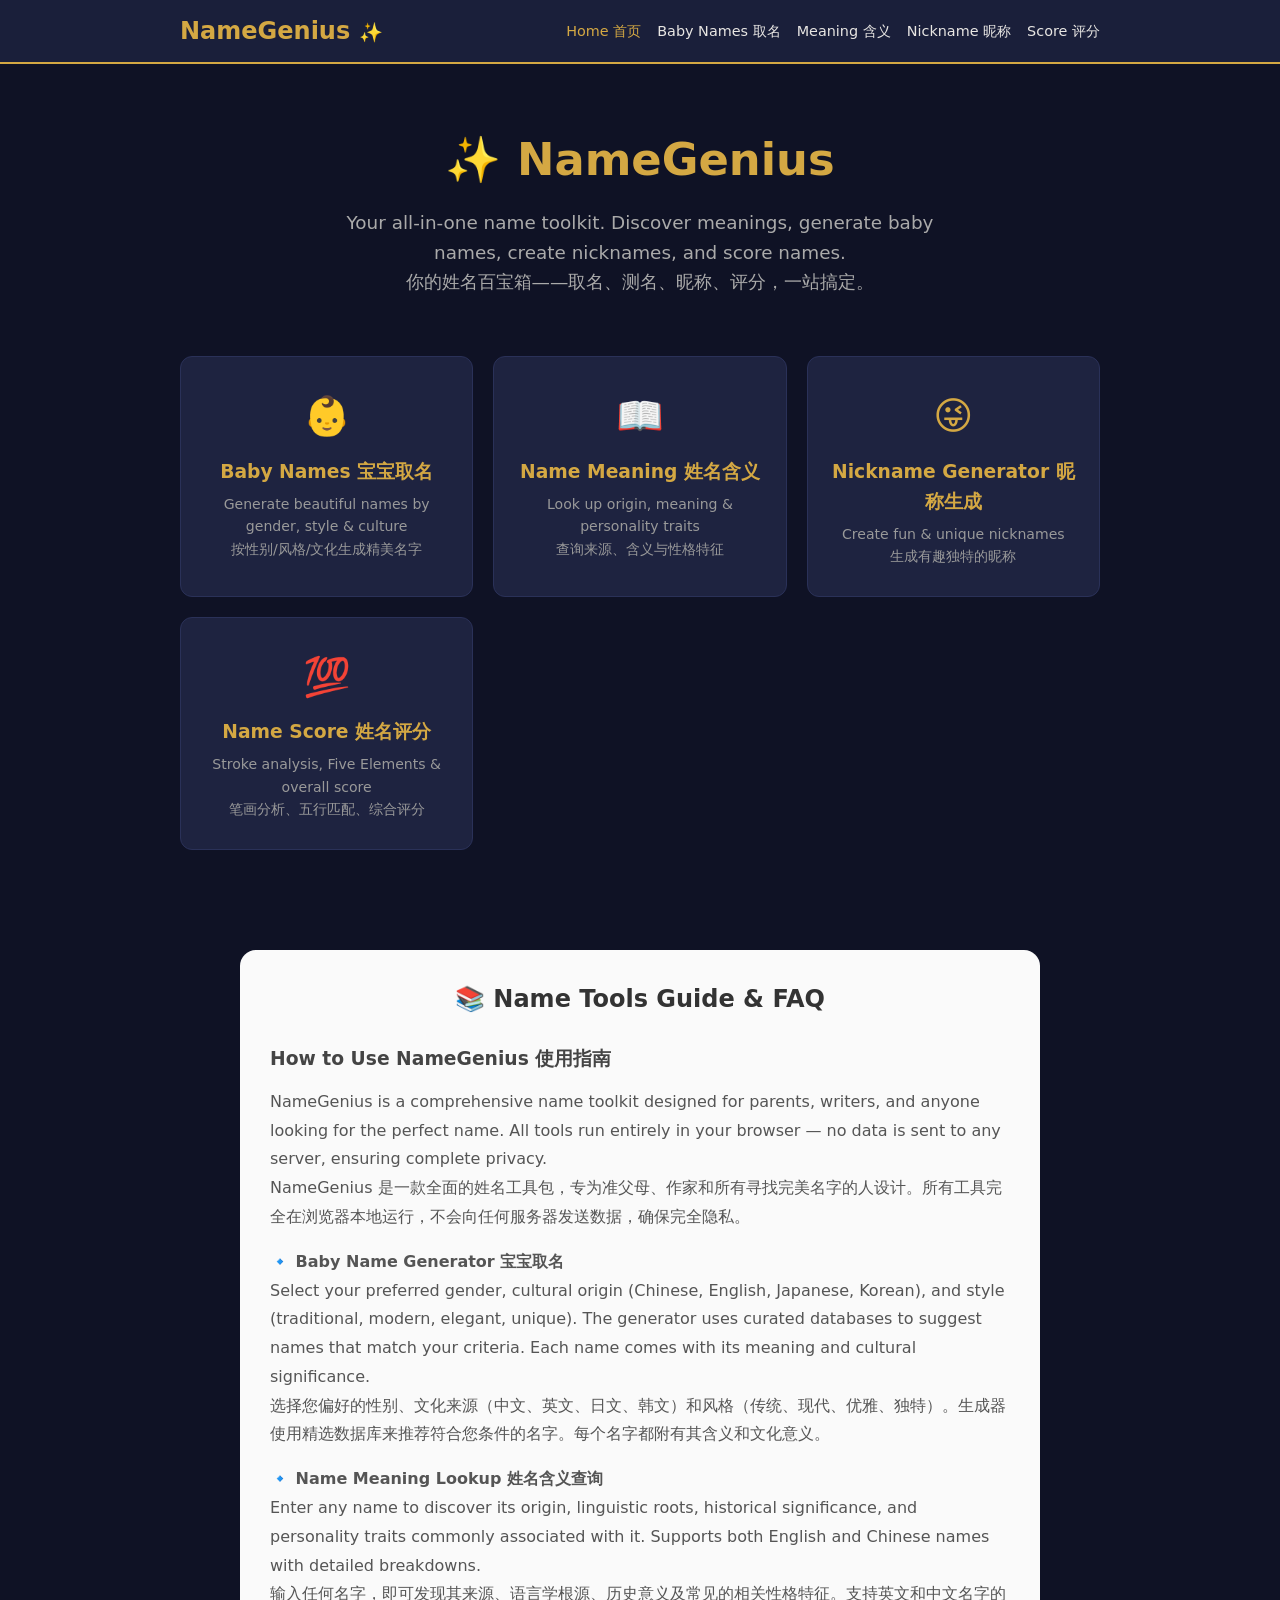
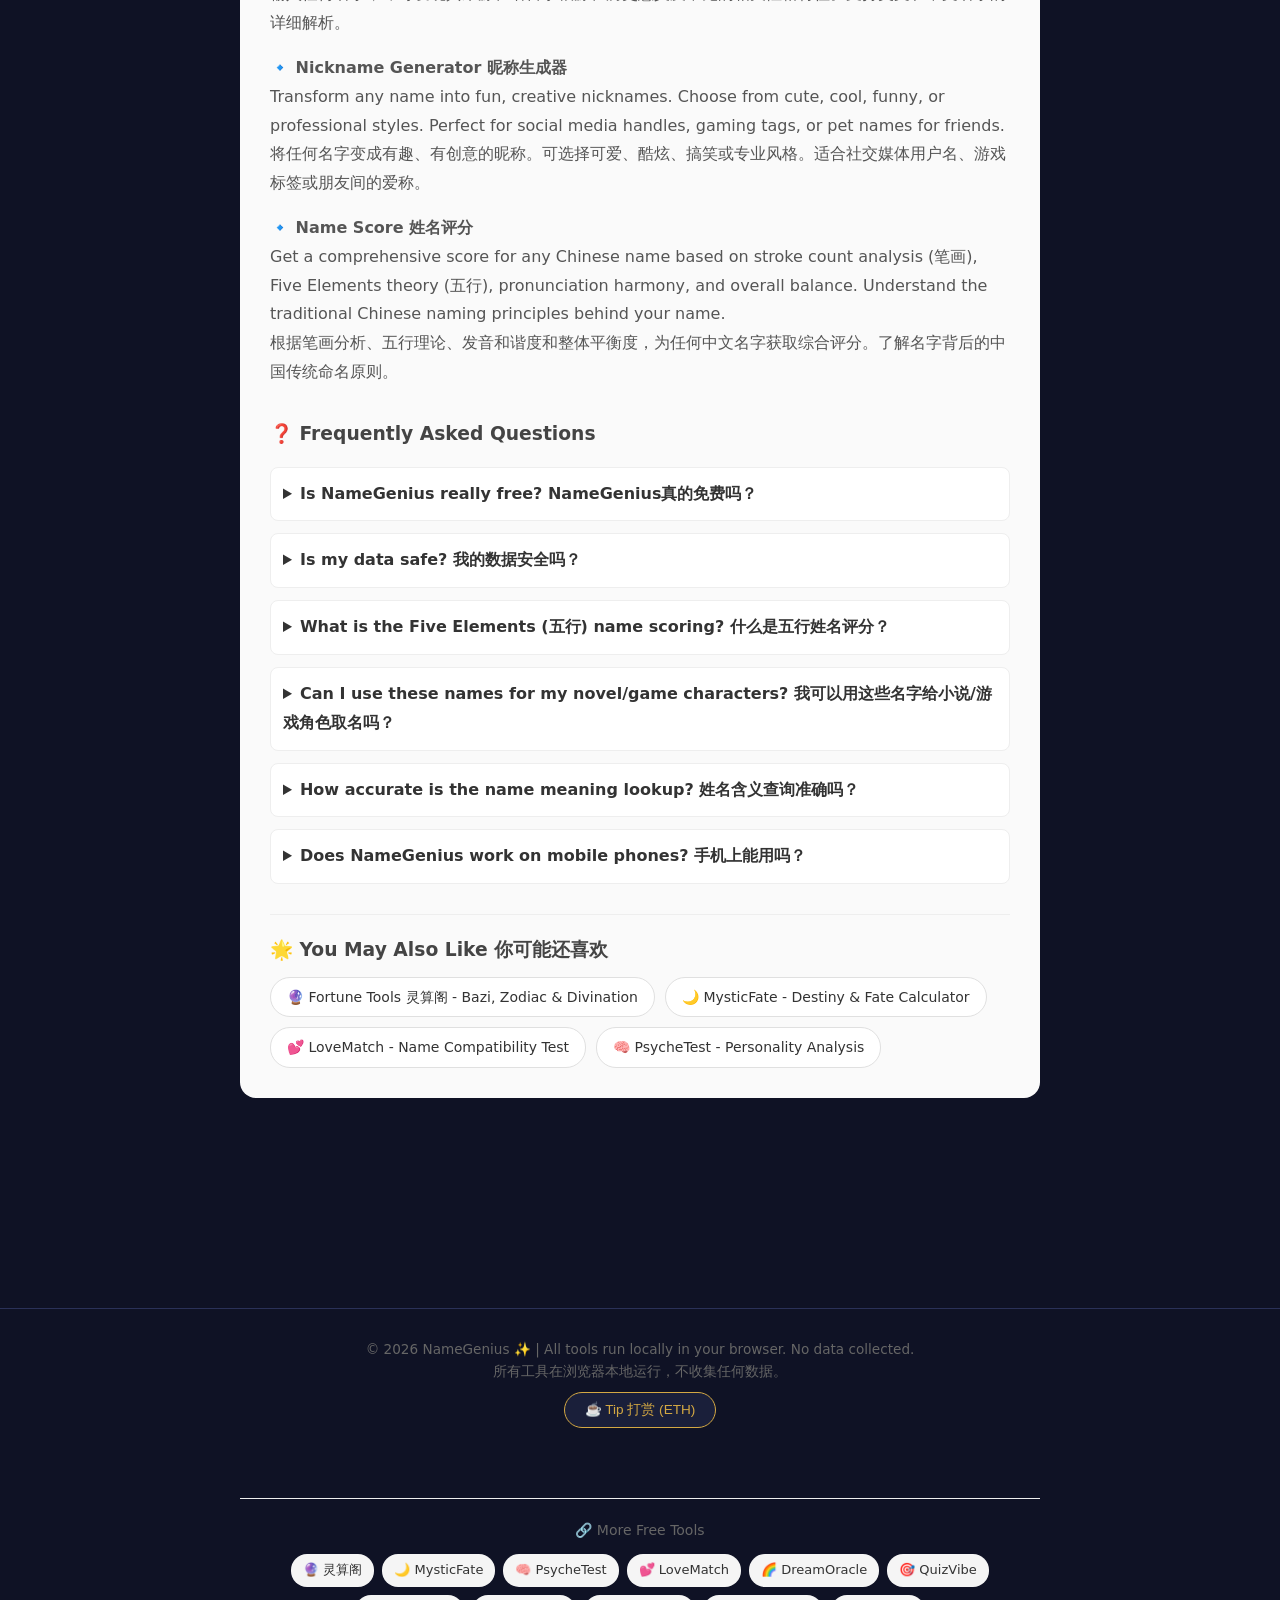
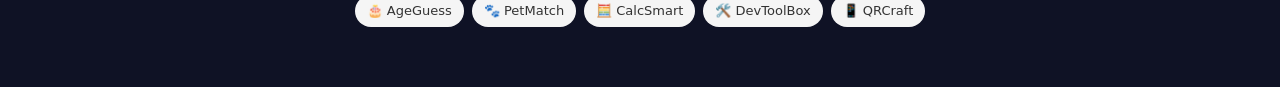
<file: index.html>
<!DOCTYPE html>
<html lang="en">
<head>
<meta charset="UTF-8"><meta name="viewport" content="width=device-width,initial-scale=1">
<title>NameGenius ✨ - Name Generator & Meaning Lookup | 姓名工具</title>
<meta name="description" content="Free name tools: baby name generator, name meaning lookup, nickname creator, and name scoring. 免费姓名工具：宝宝取名、姓名含义、昵称生成、姓名评分。">
<meta name="keywords" content="name generator,baby names,name meaning,nickname generator,name score,取名,姓名含义,昵称生成器,姓名评分">
<link rel="stylesheet" href="style.css">
    <meta property="og:title" content="NameGenius ✨ - Name Generator & Meaning Lookup | 姓名工具">
    <meta property="og:description" content="Free name tools: baby name generator, name meaning lookup, nickname creator, and name scoring. 免费姓名工具：宝宝取名、姓名含义、昵称生成、姓名评分。">
    <meta property="og:type" content="website">
    <meta property="og:url" content="https://rorojiao.github.io/namegenius/">
    <meta property="og:image" content="https://rorojiao.github.io/namegenius/og-image.png">
    <meta name="twitter:card" content="summary_large_image">
    <meta name="twitter:title" content="NameGenius ✨ - Name Generator & Meaning Lookup | 姓名工具">
    <meta name="twitter:description" content="Free name tools: baby name generator, name meaning lookup, nickname creator, and name scoring. 免费姓名工具：宝宝取名、姓名含义、昵称生成、姓名评分。">
    <link rel="canonical" href="https://rorojiao.github.io/namegenius/">
    <script type="application/ld+json">
    {
        "@context": "https://schema.org",
        "@type": "WebApplication",
        "name": "NameGenius ✨ - Name Generator & Meaning Lookup | 姓名工具",
        "description": "Free name tools: baby name generator, name meaning lookup, nickname creator, and name scoring. 免费姓名工具：宝宝取名、姓名含义、昵称生成、姓名评分。",
        "url": "https://rorojiao.github.io/namegenius/",
        "applicationCategory": "UtilityApplication",
        "operatingSystem": "All",
        "offers": { "@type": "Offer", "price": "0", "priceCurrency": "USD" }
    }
    </script>
</head>
<body>
<nav><div class="container">
<a href="index.html" class="logo">NameGenius <span>✨</span></a>
<div class="nav-links">
<a href="index.html" class="active">Home 首页</a>
<a href="baby-name.html">Baby Names 取名</a>
<a href="name-meaning.html">Meaning 含义</a>
<a href="nickname.html">Nickname 昵称</a>
<a href="name-score.html">Score 评分</a>
</div>
</div></nav>

<div class="container">
<div class="hero">
<h1>✨ NameGenius</h1>
<p>Your all-in-one name toolkit. Discover meanings, generate baby names, create nicknames, and score names.<br>你的姓名百宝箱——取名、测名、昵称、评分，一站搞定。</p>
</div>
<div class="cards">
<a href="baby-name.html" class="card"><div class="icon">👶</div><h3>Baby Names 宝宝取名</h3><p>Generate beautiful names by gender, style & culture<br>按性别/风格/文化生成精美名字</p></a>
<a href="name-meaning.html" class="card"><div class="icon">📖</div><h3>Name Meaning 姓名含义</h3><p>Look up origin, meaning & personality traits<br>查询来源、含义与性格特征</p></a>
<a href="nickname.html" class="card"><div class="icon">😜</div><h3>Nickname Generator 昵称生成</h3><p>Create fun & unique nicknames<br>生成有趣独特的昵称</p></a>
<a href="name-score.html" class="card"><div class="icon">💯</div><h3>Name Score 姓名评分</h3><p>Stroke analysis, Five Elements & overall score<br>笔画分析、五行匹配、综合评分</p></a>
</div>
</div>


<section class="faq-section" style="max-width:800px;margin:40px auto;padding:30px;background:#fafafa;border-radius:16px;">
<h2 style="text-align:center;margin-bottom:24px;color:#333;">📚 Name Tools Guide & FAQ</h2>

<div class="guide" style="margin-bottom:30px;line-height:1.8;color:#555;">
<h3 style="color:#444;margin-bottom:12px;">How to Use NameGenius 使用指南</h3>
<p>NameGenius is a comprehensive name toolkit designed for parents, writers, and anyone looking for the perfect name. All tools run entirely in your browser — no data is sent to any server, ensuring complete privacy.</p>
<p>NameGenius 是一款全面的姓名工具包，专为准父母、作家和所有寻找完美名字的人设计。所有工具完全在浏览器本地运行，不会向任何服务器发送数据，确保完全隐私。</p>

<h4 style="margin-top:16px;">🔹 Baby Name Generator 宝宝取名</h4>
<p>Select your preferred gender, cultural origin (Chinese, English, Japanese, Korean), and style (traditional, modern, elegant, unique). The generator uses curated databases to suggest names that match your criteria. Each name comes with its meaning and cultural significance.</p>
<p>选择您偏好的性别、文化来源（中文、英文、日文、韩文）和风格（传统、现代、优雅、独特）。生成器使用精选数据库来推荐符合您条件的名字。每个名字都附有其含义和文化意义。</p>

<h4 style="margin-top:16px;">🔹 Name Meaning Lookup 姓名含义查询</h4>
<p>Enter any name to discover its origin, linguistic roots, historical significance, and personality traits commonly associated with it. Supports both English and Chinese names with detailed breakdowns.</p>
<p>输入任何名字，即可发现其来源、语言学根源、历史意义及常见的相关性格特征。支持英文和中文名字的详细解析。</p>

<h4 style="margin-top:16px;">🔹 Nickname Generator 昵称生成器</h4>
<p>Transform any name into fun, creative nicknames. Choose from cute, cool, funny, or professional styles. Perfect for social media handles, gaming tags, or pet names for friends.</p>
<p>将任何名字变成有趣、有创意的昵称。可选择可爱、酷炫、搞笑或专业风格。适合社交媒体用户名、游戏标签或朋友间的爱称。</p>

<h4 style="margin-top:16px;">🔹 Name Score 姓名评分</h4>
<p>Get a comprehensive score for any Chinese name based on stroke count analysis (笔画), Five Elements theory (五行), pronunciation harmony, and overall balance. Understand the traditional Chinese naming principles behind your name.</p>
<p>根据笔画分析、五行理论、发音和谐度和整体平衡度，为任何中文名字获取综合评分。了解名字背后的中国传统命名原则。</p>
</div>

<div class="faq-list" style="line-height:1.8;">
<h3 style="color:#444;margin-bottom:16px;">❓ Frequently Asked Questions</h3>

<details style="margin-bottom:12px;padding:12px;background:#fff;border-radius:8px;border:1px solid #eee;">
<summary style="font-weight:600;cursor:pointer;color:#333;">Is NameGenius really free? NameGenius真的免费吗？</summary>
<p style="margin-top:8px;color:#666;">Yes, all tools on NameGenius are 100% free with no hidden charges, no registration required, and no usage limits. We believe everyone deserves access to great naming tools.</p>
<p style="color:#666;">是的，NameGenius上的所有工具100%免费，没有隐藏收费、不需要注册、没有使用限制。我们相信每个人都应该能够使用优质的取名工具。</p>
</details>

<details style="margin-bottom:12px;padding:12px;background:#fff;border-radius:8px;border:1px solid #eee;">
<summary style="font-weight:600;cursor:pointer;color:#333;">Is my data safe? 我的数据安全吗？</summary>
<p style="margin-top:8px;color:#666;">Absolutely. All computations happen locally in your browser using JavaScript. No names, no personal information, and no usage data is ever sent to our servers. Your privacy is guaranteed.</p>
<p style="color:#666;">绝对安全。所有计算都在浏览器本地使用JavaScript完成。没有名字、个人信息或使用数据会发送到我们的服务器。您的隐私得到保障。</p>
</details>

<details style="margin-bottom:12px;padding:12px;background:#fff;border-radius:8px;border:1px solid #eee;">
<summary style="font-weight:600;cursor:pointer;color:#333;">What is the Five Elements (五行) name scoring? 什么是五行姓名评分？</summary>
<p style="margin-top:8px;color:#666;">The Five Elements (Wu Xing / 五行) system is a fundamental concept in Chinese philosophy, consisting of Wood (木), Fire (火), Earth (土), Metal (金), and Water (水). In Chinese naming tradition, each character's stroke count maps to one of these elements. A well-balanced name should harmonize these elements, creating a favorable energy pattern. Our scoring tool analyzes this balance along with other traditional factors.</p>
<p style="color:#666;">五行（金木水火土）是中国哲学的基本概念。在中国取名传统中，每个字的笔画数对应五行之一。一个好名字应该使这些元素和谐，创造有利的能量格局。我们的评分工具会分析这种平衡以及其他传统因素。</p>
</details>

<details style="margin-bottom:12px;padding:12px;background:#fff;border-radius:8px;border:1px solid #eee;">
<summary style="font-weight:600;cursor:pointer;color:#333;">Can I use these names for my novel/game characters? 我可以用这些名字给小说/游戏角色取名吗？</summary>
<p style="margin-top:8px;color:#666;">Of course! Many writers and game developers use NameGenius for character naming. The cultural and style filters in our Baby Name Generator are especially useful for creating authentic-sounding character names across different cultures.</p>
<p style="color:#666;">当然可以！许多作家和游戏开发者使用NameGenius为角色取名。我们宝宝取名器中的文化和风格筛选器特别适合创建不同文化背景下听起来真实的角色名字。</p>
</details>

<details style="margin-bottom:12px;padding:12px;background:#fff;border-radius:8px;border:1px solid #eee;">
<summary style="font-weight:600;cursor:pointer;color:#333;">How accurate is the name meaning lookup? 姓名含义查询准确吗？</summary>
<p style="margin-top:8px;color:#666;">Our name meaning database covers thousands of common English and Chinese names with verified etymological data. For English names, we trace origins to Latin, Greek, Hebrew, Germanic, and other linguistic roots. For Chinese names, we analyze individual character meanings and their combinations. While no database is exhaustive, we strive for accuracy and regularly update our data.</p>
<p style="color:#666;">我们的姓名含义数据库涵盖数千个常见英文和中文名字的已验证词源数据。对于英文名字，我们追溯到拉丁语、希腊语、希伯来语、日耳曼语等语言根源。对于中文名字，我们分析单个字的含义及其组合。虽然没有数据库是完美的，但我们努力保持准确性并定期更新数据。</p>
</details>

<details style="margin-bottom:12px;padding:12px;background:#fff;border-radius:8px;border:1px solid #eee;">
<summary style="font-weight:600;cursor:pointer;color:#333;">Does NameGenius work on mobile phones? 手机上能用吗？</summary>
<p style="margin-top:8px;color:#666;">Yes! NameGenius is fully responsive and works perfectly on smartphones, tablets, and desktop computers. All features are optimized for touch input on mobile devices.</p>
<p style="color:#666;">可以！NameGenius完全响应式设计，在智能手机、平板电脑和台式电脑上都能完美运行。所有功能都针对移动设备的触摸输入进行了优化。</p>
</details>
</div>

<div class="related" style="margin-top:30px;padding-top:20px;border-top:1px solid #eee;">
<h3 style="color:#444;margin-bottom:12px;">🌟 You May Also Like 你可能还喜欢</h3>
<div style="display:flex;flex-wrap:wrap;gap:10px;">
<a href="https://rorojiao.github.io/fortune-tools/" style="padding:8px 16px;background:#fff;border-radius:20px;text-decoration:none;color:#333;border:1px solid #e0e0e0;font-size:14px;">🔮 Fortune Tools 灵算阁 - Bazi, Zodiac & Divination</a>
<a href="https://rorojiao.github.io/mysticfate/" style="padding:8px 16px;background:#fff;border-radius:20px;text-decoration:none;color:#333;border:1px solid #e0e0e0;font-size:14px;">🌙 MysticFate - Destiny & Fate Calculator</a>
<a href="https://rorojiao.github.io/lovematch/" style="padding:8px 16px;background:#fff;border-radius:20px;text-decoration:none;color:#333;border:1px solid #e0e0e0;font-size:14px;">💕 LoveMatch - Name Compatibility Test</a>
<a href="https://rorojiao.github.io/psychetest/" style="padding:8px 16px;background:#fff;border-radius:20px;text-decoration:none;color:#333;border:1px solid #e0e0e0;font-size:14px;">🧠 PsycheTest - Personality Analysis</a>
</div>
</div>
</section>

<!-- AADS Crypto Ad -->
<div id="aads-ad" style="text-align:center;margin:20px auto;max-width:728px;">
  <!-- Ad unit will be inserted after AADS registration -->

  <iframe data-aa="2427662" src="//acceptable.a-ads.com/2427662/?size=Adaptive" style="border:0; padding:0; width:100%; height:auto; min-height:60px; overflow:hidden; display:block; margin:auto;"></iframe>
</div>
<footer><div class="container">
<p>© 2026 NameGenius ✨ | All tools run locally in your browser. No data collected.<br>所有工具在浏览器本地运行，不收集任何数据。</p>
<button class="tip-btn" onclick="navigator.clipboard.writeText('0xEeD903787Cb86bcCc17777E5C7d10A4c2De43823').then(()=>this.textContent='✅ Copied!')">☕ Tip 打赏 (ETH)</button>
</div></footer>
<!-- internal-links-start -->
<div style="max-width:800px;margin:40px auto;padding:20px;text-align:center;border-top:1px solid #eee;">
  <p style="font-size:14px;color:#666;margin-bottom:12px;">🔗 More Free Tools</p>
  <div style="display:flex;flex-wrap:wrap;justify-content:center;gap:8px;">
    <a href="https://rorojiao.github.io/fortune-tools/" target="_blank" rel="noopener" style="display:inline-block;padding:6px 12px;background:#f5f5f5;border-radius:16px;text-decoration:none;color:#333;font-size:13px;">🔮 灵算阁</a>
    <a href="https://rorojiao.github.io/mysticfate/" target="_blank" rel="noopener" style="display:inline-block;padding:6px 12px;background:#f5f5f5;border-radius:16px;text-decoration:none;color:#333;font-size:13px;">🌙 MysticFate</a>
    <a href="https://rorojiao.github.io/psychetest/" target="_blank" rel="noopener" style="display:inline-block;padding:6px 12px;background:#f5f5f5;border-radius:16px;text-decoration:none;color:#333;font-size:13px;">🧠 PsycheTest</a>
    <a href="https://rorojiao.github.io/lovematch/" target="_blank" rel="noopener" style="display:inline-block;padding:6px 12px;background:#f5f5f5;border-radius:16px;text-decoration:none;color:#333;font-size:13px;">💕 LoveMatch</a>
    <a href="https://rorojiao.github.io/dreamoracle/" target="_blank" rel="noopener" style="display:inline-block;padding:6px 12px;background:#f5f5f5;border-radius:16px;text-decoration:none;color:#333;font-size:13px;">🌈 DreamOracle</a>
    <a href="https://rorojiao.github.io/quizvibe/" target="_blank" rel="noopener" style="display:inline-block;padding:6px 12px;background:#f5f5f5;border-radius:16px;text-decoration:none;color:#333;font-size:13px;">🎯 QuizVibe</a>
    <a href="https://rorojiao.github.io/ageguess/" target="_blank" rel="noopener" style="display:inline-block;padding:6px 12px;background:#f5f5f5;border-radius:16px;text-decoration:none;color:#333;font-size:13px;">🎂 AgeGuess</a>
    <a href="https://rorojiao.github.io/petmatch/" target="_blank" rel="noopener" style="display:inline-block;padding:6px 12px;background:#f5f5f5;border-radius:16px;text-decoration:none;color:#333;font-size:13px;">🐾 PetMatch</a>
    <a href="https://rorojiao.github.io/calcsmart/" target="_blank" rel="noopener" style="display:inline-block;padding:6px 12px;background:#f5f5f5;border-radius:16px;text-decoration:none;color:#333;font-size:13px;">🧮 CalcSmart</a>
    <a href="https://rorojiao.github.io/devtoolbox/" target="_blank" rel="noopener" style="display:inline-block;padding:6px 12px;background:#f5f5f5;border-radius:16px;text-decoration:none;color:#333;font-size:13px;">🛠️ DevToolBox</a>
    <a href="https://rorojiao.github.io/qrcraft/" target="_blank" rel="noopener" style="display:inline-block;padding:6px 12px;background:#f5f5f5;border-radius:16px;text-decoration:none;color:#333;font-size:13px;">📱 QRCraft</a>  </div>
</div>
<!-- internal-links-end -->
<!-- Analytics -->
<script>
(function(){var s=location.hostname,p=location.pathname;new Image().src="https://site-analytics.cap.1ktower.com/hit?s="+encodeURIComponent(s)+"&p="+encodeURIComponent(p)+"&t="+Date.now();})()
</script>
</body>
</html>
</file>
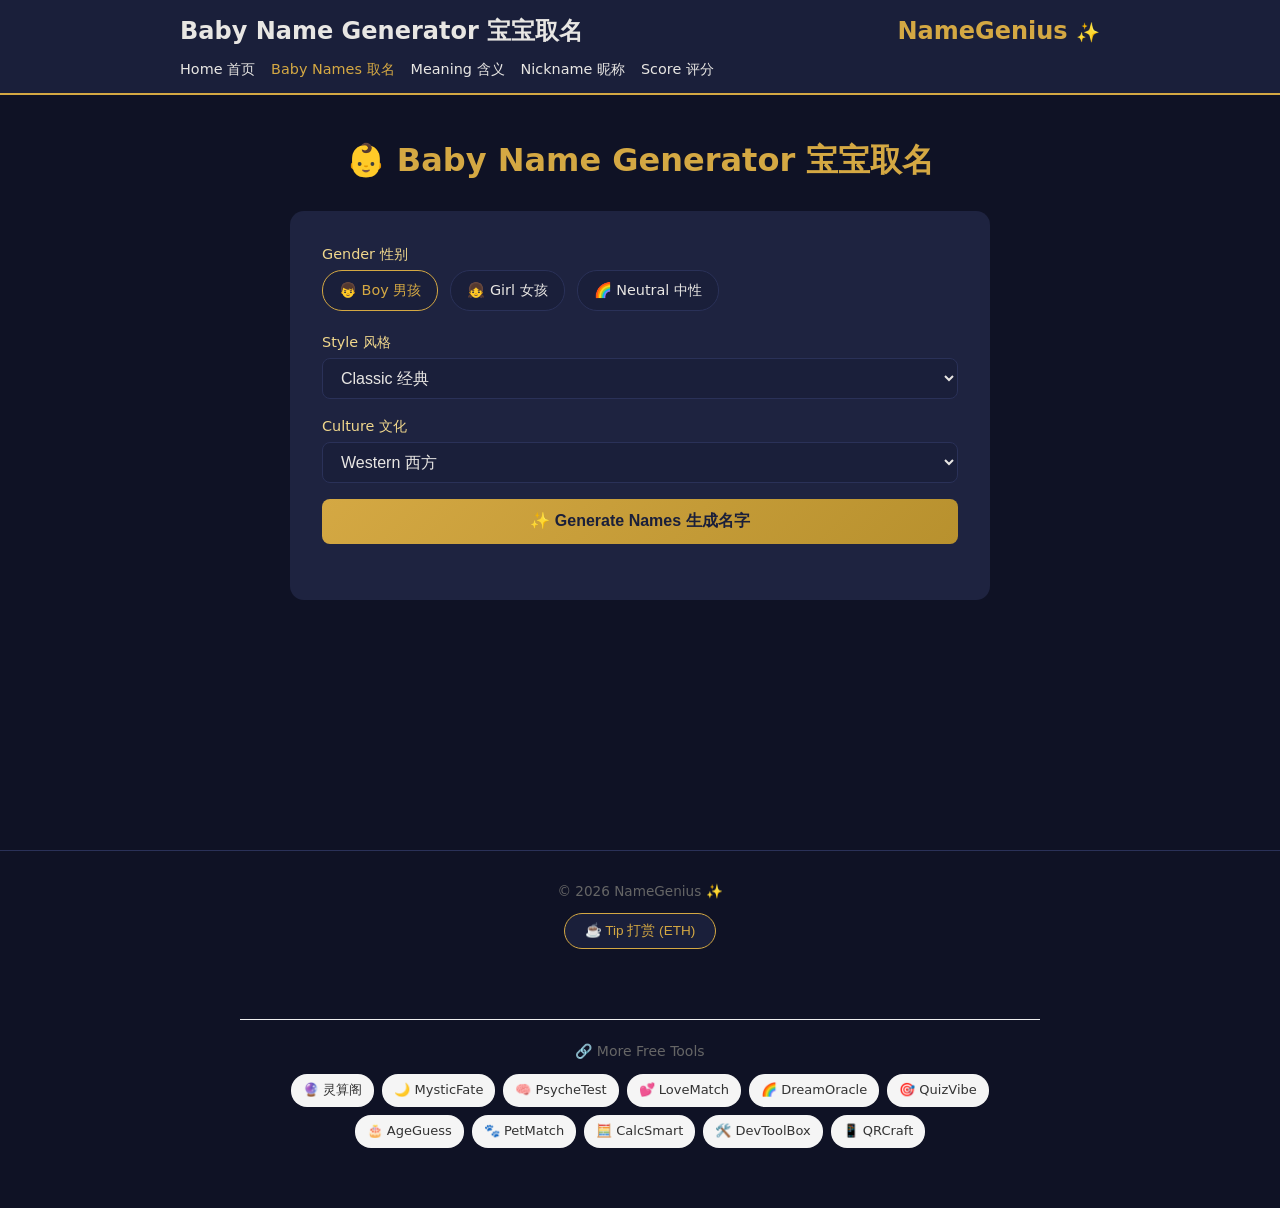
<file: baby-name.html>
<!DOCTYPE html>
<html lang="en">
<head>
<meta charset="UTF-8"><meta name="viewport" content="width=device-width,initial-scale=1">
<title>Baby Name Generator 宝宝取名 - NameGenius ✨</title>
<meta name="description" content="Generate 10 beautiful baby names with meanings by gender, style and culture. 按性别风格文化生成宝宝名字。">
<link rel="stylesheet" href="style.css">
    <meta property="og:title" content="Baby Name Generator 宝宝取名 - NameGenius ✨">
    <meta property="og:description" content="Generate 10 beautiful baby names with meanings by gender, style and culture. 按性别风格文化生成宝宝名字。">
    <meta property="og:type" content="website">
    <meta property="og:url" content="https://rorojiao.github.io/namegenius/baby-name.html">
    <link rel="canonical" href="https://rorojiao.github.io/namegenius/baby-name.html">
    <script type="application/ld+json">
    {
        "@context": "https://schema.org",
        "@type": "WebApplication",
        "name": "Baby Name Generator 宝宝取名 - NameGenius ✨",
        "description": "Generate 10 beautiful baby names with meanings by gender, style and culture. 按性别风格文化生成宝宝名字。",
        "url": "https://rorojiao.github.io/namegenius/baby-name.html",
        "applicationCategory": "UtilityApplication",
        "operatingSystem": "All",
        "offers": { "@type": "Offer", "price": "0", "priceCurrency": "USD" }
    }
    </script>
</head>
<body>
<nav><div class="container">
<h1 style="text-align:center">Baby Name Generator 宝宝取名</h1>
<a href="index.html" class="logo">NameGenius <span>✨</span></a>
<div class="nav-links">
<a href="index.html">Home 首页</a>
<a href="baby-name.html" class="active">Baby Names 取名</a>
<a href="name-meaning.html">Meaning 含义</a>
<a href="nickname.html">Nickname 昵称</a>
<a href="name-score.html">Score 评分</a>
</div>
</div></nav>

<div class="container tool-section">
<h2>👶 Baby Name Generator 宝宝取名</h2>
<div class="tool-box">
<label>Gender 性别</label>
<div class="radio-group">
<label><input type="radio" name="gender" value="boy" checked><span>👦 Boy 男孩</span></label>
<label><input type="radio" name="gender" value="girl"><span>👧 Girl 女孩</span></label>
<label><input type="radio" name="gender" value="neutral"><span>🌈 Neutral 中性</span></label>
</div>
<label>Style 风格</label>
<select id="style">
<option value="classic">Classic 经典</option>
<option value="modern">Modern 现代</option>
<option value="elegant">Elegant 典雅</option>
<option value="nature">Nature 自然</option>
<option value="strong">Strong 力量</option>
<option value="cute">Cute 可爱</option>
</select>
<label>Culture 文化</label>
<select id="culture">
<option value="western">Western 西方</option>
<option value="chinese">Chinese 中文</option>
<option value="japanese">Japanese 日本</option>
<option value="korean">Korean 韩国</option>
<option value="latin">Latin 拉丁</option>
<option value="arabic">Arabic 阿拉伯</option>
</select>
<button class="btn btn-block" onclick="generate()">✨ Generate Names 生成名字</button>
<div class="results" id="results"></div>
</div>
</div>

<!-- AADS Crypto Ad -->
<div id="aads-ad" style="text-align:center;margin:20px auto;max-width:728px;">
  <!-- Ad unit will be inserted after AADS registration -->

  <iframe data-aa="2427662" src="//acceptable.a-ads.com/2427662/?size=Adaptive" style="border:0; padding:0; width:100%; height:auto; min-height:60px; overflow:hidden; display:block; margin:auto;"></iframe>
</div>
<footer><div class="container">
<p>© 2026 NameGenius ✨</p>
<button class="tip-btn" onclick="navigator.clipboard.writeText('0xEeD903787Cb86bcCc17777E5C7d10A4c2De43823').then(()=>this.textContent='✅ Copied!')">☕ Tip 打赏 (ETH)</button>
</div></footer>

<script>
const N={
boy:{western:["James|Crown, supplanter 王冠取代者","William|Resolute protector 坚定守护者","Henry|Ruler of home 家之统治者","Alexander|Defender of people 人民守护者","Theodore|Gift of God 上帝之礼","Benjamin|Son of right hand 右手之子","Sebastian|Revered 受尊崇","Nathaniel|Gift of God 天赐之礼","Liam|Strong-willed warrior 坚毅战士","Noah|Rest, comfort 安息","Ethan|Strong, firm 坚定","Oliver|Olive tree 橄榄树","Lucas|Light 光明","Kai|Sea 大海","Finn|Fair 光明","Leo|Lion 狮子","Milo|Gracious 仁慈","Jasper|Treasurer 宝藏","Asher|Happy, blessed 幸福","Felix|Lucky 幸运","Atlas|Bearer of heaven 擎天者","Phoenix|Reborn 重生","Orion|Rising star 升起之星","River|Flowing water 流水","Sage|Wise 智慧"],
chinese:["子轩 Zǐxuān|高贵轩昂 Noble and lofty","浩然 Hàorán|浩大正气 Vast and righteous","明哲 Míngzhé|明智聪慧 Wise and bright","俊杰 Jùnjié|才华出众 Outstanding talent","志远 Zhìyuǎn|志向远大 Ambitious","天佑 Tiānyòu|上天保佑 Heaven's blessing","睿智 Ruìzhì|睿智聪慧 Intelligent","宇航 Yǔháng|宇宙航行 Universe voyage","逸飞 Yìfēi|自在飞翔 Soaring free","星辰 Xīngchén|星辰大海 Stars and sea","墨白 Mòbái|水墨留白 Ink and white","清川 Qīngchuān|清澈河川 Clear river","一诺 Yīnuò|一诺千金 One promise","凌云 Língyún|壮志凌云 Above clouds","鹏程 Péngchéng|鹏程万里 Roc's journey","松涛 Sōngtāo|松涛阵阵 Pine waves","锦书 Jǐnshū|锦绣文章 Beautiful writing","若水 Ruòshuǐ|上善若水 Like water","北辰 Běichén|北极星 North star","长风 Chángfēng|长风破浪 Long wind"],
japanese:["Haruto はると|Sunlight 阳光","Yuto ゆうと|Gentle person 温柔","Kaito かいと|Ocean soaring 海翔","Ren れん|Lotus, love 莲/恋","Sora そら|Sky 天空","Akira あきら|Bright 明亮","Takumi たくみ|Artisan 匠人","Haru はる|Spring 春天","Zen ぜん|Meditation 禅","Shin しん|Heart/truth 心/真","Hayate はやて|Gale 疾风","Sakura さくら|Cherry blossom 樱花","Riku りく|Land 大地","Asahi あさひ|Morning sun 朝阳","Kento けんと|Healthy soar 健翔"],
korean:["민준 Minjun|Quick and handsome 敏捷英俊","서준 Seojun|Lucky and handsome 瑞俊","지호 Jiho|Wisdom and greatness 智浩","현우 Hyunwoo|Virtuous and cosmic 贤宇","도윤 Doyun|Path and shine 道允","하준 Hajun|Great talent 夏俊","선우 Sunwoo|First universe 先宇","지안 Jian|Wisdom and peace 智安","태양 Taeyang|Sun 太阳","한별 Hanbyul|One star 一星","성현 Sunghyun|Accomplished sage 成贤","재원 Jaewon|Talented source 才源","건우 Gunwoo|Strong universe 健宇","은우 Eunwoo|Grace universe 恩宇","시윤 Siyun|Begin and allow 始允"],
latin:["Maximus|Greatest 至伟","Felix|Lucky, happy 幸运","Augustus|Great, venerable 尊贵","Marcus|Warlike 勇武","Aurelius|Golden 金色","Victor|Conqueror 征服者","Orion|Rising star 升起之星","Phoenix|Reborn 重生","Atlas|Bearer 承载者","Dante|Enduring 恒久","Enzo|Home ruler 家主","Luca|Light 光","Rafael|God has healed 神已治愈","Adrian|From Hadria 哈德里亚","Cassius|Hollow 空灵"],
arabic:["Omar عمر|Flourishing 繁荣","Zain زين|Beauty, grace 美丽","Karim كريم|Generous 慷慨","Tariq طارق|Morning star 启明星","Amir أمير|Prince 王子","Khalil خليل|Friend 朋友","Yusuf يوسف|God increases 神增添","Hamza حمزة|Strong 坚强","Malik مالك|King 国王","Faris فارس|Knight 骑士","Rashid رشيد|Rightly guided 正道","Idris إدريس|Studious 好学","Rayyan ريان|Lush 丰盛","Saif سيف|Sword 剑","Badr بدر|Full moon 满月"]},
girl:{western:["Elizabeth|God is my oath 上帝是我的誓言","Charlotte|Free woman 自由女性","Eleanor|Bright one 明亮","Victoria|Victory 胜利","Alice|Noble 高贵","Grace|Grace 优雅","Luna|Moon 月亮","Aria|Song 歌曲","Nova|New star 新星","Ivy|Climbing plant 常春藤","Willow|Willow tree 柳树","Stella|Star 星星","Genevieve|Woman of people 人民之女","Seraphina|Fiery angel 炽天使","Arabella|Yielding to prayer 回应祈祷","Aurora|Dawn 黎明","Rose|Rose 玫瑰","Violet|Purple flower 紫罗兰","Athena|Goddess of wisdom 智慧女神","Penelope|Weaver 织女"],
chinese:["诗涵 Shīhán|诗意涵养 Poetic and inclusive","雨桐 Yǔtóng|雨中梧桐 Rain paulownia","梓萱 Zǐxuān|梓木萱草 Catalpa daylily","语嫣 Yǔyān|巧笑嫣然 Beautiful speech","清雅 Qīngyǎ|清新雅致 Elegant and pure","婉仪 Wǎnyí|温婉仪态 Graceful bearing","若兮 Ruòxī|如诗如画 Like a poem","星瑶 Xīngyáo|星光瑶池 Star jade","念安 Niàn'ān|念念平安 Peace in mind","初雪 Chūxuě|初雪纷飞 First snow","雨荷 Yǔhé|雨中荷花 Rain lotus","碧云 Bìyún|碧云天 Blue clouds","月华 Yuèhuá|月华如水 Moonlight","兰若 Lánruò|空谷幽兰 Orchid calm","倾城 Qīngchéng|倾国倾城 City beauty","玲珑 Línglóng|八面玲珑 Exquisite","冰清 Bīngqīng|冰清玉洁 Ice pure","云裳 Yúnshang|云想衣裳 Cloud dress","素心 Sùxīn|素心如兰 Pure heart","锦瑟 Jǐnsè|锦瑟华年 Brocade zither"],
japanese:["Sakura さくら|Cherry blossom 樱花","Yui ゆい|Binding 结","Hana はな|Flower 花","Aoi あおい|Hollyhock 葵","Rin りん|Dignified 凛","Mio みお|Beautiful thread 美绪","Akari あかり|Light 明","Hinata ひなた|Sunny 阳光","Koharu こはる|Late summer 小春","Sayuri さゆり|Small lily 小百合","Hotaru ほたる|Firefly 萤火虫","Kaori かおり|Fragrance 香","Ayaka あやか|Colorful flower 彩花","Tsubaki つばき|Camellia 椿","Kaguya かぐや|Radiant night 赫夜"],
korean:["서연 Seoyeon|Auspicious grace 瑞妍","지우 Jiwoo|Wisdom universe 智宇","하은 Haeun|Great grace 夏恩","민서 Minseo|Quick auspicious 敏瑞","수아 Sua|Excellent elegance 秀雅","채원 Chaewon|Colorful garden 彩源","아린 Arin|Graceful 雅","소율 Soyul|Bright rhythm 素律","예린 Yerin|Art gem 艺琳","한나 Hanna|Great grace 韩娜","보라 Bora|Purple 紫","미래 Mirae|Future 未来","은별 Eunbyul|Silver star 银星","유나 Yuna|Gentle 柔奈","다은 Daeun|Many blessings 多恩"],
latin:["Aurora|Dawn 黎明","Luna|Moon 月亮","Stella|Star 星","Clara|Bright 明亮","Lucia|Light 光","Serena|Tranquil 宁静","Valentina|Strong 坚强","Aurelia|Golden 金色","Seraphina|Fiery angel 炽天使","Celestia|Heavenly 天堂","Flora|Flowers 花","Iris|Rainbow 彩虹","Vita|Life 生命","Bella|Beautiful 美丽","Alma|Soul 灵魂"],
arabic:["Layla ليلى|Night 夜晚","Amira أميرة|Princess 公主","Zahra زهرة|Flower 花朵","Noor نور|Light 光","Yasmin ياسمين|Jasmine 茉莉","Mariam مريم|Mary 玛丽","Samira سميرة|Entertaining 有趣","Aisha عائشة|Living 活着","Zara زارا|Blooming flower 盛开","Sara سارة|Princess 公主","Rania رانيا|Queen 女王","Fatima فاطمة|Abstainer 戒者","Huda هدى|Guidance 引导","Dina دينا|Faith 信仰","Lina لينا|Tender 温柔"]},
neutral:{western:["Alex|Defender 守护者","Jordan|Flowing down 流淌","Taylor|Tailor 裁缝","Morgan|Sea-born 海生","Casey|Brave 勇敢","Riley|Courageous 勇敢","Avery|Ruler of elves 精灵之王","Quinn|Wise 智慧","Skyler|Scholar 学者","Rowan|Little red-haired 红发","Sage|Wise herb 鼠尾草","Phoenix|Reborn 重生","River|Flowing water 流水","Emerson|Brave 勇敢","Dakota|Friendly 友善"],
chinese:["安然 Ānrán|Peaceful 安然自得","清越 Qīngyuè|Clear and bright 清越悠扬","知秋 Zhīqiū|Know autumn 一叶知秋","沐风 Mùfēng|Bathe in wind 沐浴清风","若晨 Ruòchén|Like morning 如晨曦","予安 Yǔān|Give peace 给予安宁","晓溪 Xiǎoxī|Dawn stream 晓溪潺潺","清和 Qīnghé|Pure harmony 清风和畅","初禾 Chūhé|First grain 初禾青青","一诺 Yīnuò|One promise 一诺千金","云深 Yúnshēn|Deep clouds 云深处","之桃 Zhītáo|Of peach 桃之夭夭","时雨 Shíyǔ|Timely rain 及时雨","拾光 Shíguāng|Gather light 拾取时光","未央 Wèiyāng|Unending 长乐未央"],
japanese:["Haru はる|Spring 春","Sora そら|Sky 天空","Yuki ゆき|Snow/courage 雪/勇","Aoi あおい|Blue/holly 蓝/葵","Ren れん|Lotus 莲","Hikari ひかり|Light 光","Nao なお|Honest 直","Michi みち|Path 道","Aki あき|Autumn 秋","Asa あさ|Morning 朝","Rio りお|Village cherry 里桜","Rui るい|Gem 宝石","Shin しん|Heart 心","Sei せい|Star 星","Jun じゅん|Pure 纯"],
korean:["하늘 Haneul|Sky 天空","보람 Boram|Worthwhile 有意义","한결 Hangyul|Consistency 始终如一","나래 Narae|Wings 翅膀","이슬 Iseul|Dew 露珠","한빛 Hanbit|Great light 大光","슬기 Seulgi|Wisdom 智慧","별 Byul|Star 星","샘 Saem|Spring water 泉","솔 Sol|Pine 松","새봄 Saebom|New spring 新春","나루 Naru|World 世界","아름 Areum|Beauty 美","다솜 Dasom|Love 爱","미르 Mir|Dragon 龙"],
latin:["Pax|Peace 和平","Lux|Light 光","Sol|Sun 太阳","Nova|New 新","Vesper|Evening star 晚星","Astra|Star 星","Caelum|Sky 天空","Silva|Forest 森林","Vita|Life 生命","Aria|Song 歌","Felix|Lucky 幸运","Terra|Earth 大地","Sage|Wise 智慧","Zephyr|West wind 西风","Stellan|Star 星"],
arabic:["Noor نور|Light 光","Rihan ريحان|Sweet basil 罗勒","Shams شمس|Sun 太阳","Qamar قمر|Moon 月亮","Ihsan إحسان|Excellence 卓越","Salam سلام|Peace 和平","Farah فرح|Joy 欢乐","Hayat حياة|Life 生命","Naba نبأ|News 消息","Ruh روح|Spirit 精神","Badr بدر|Full moon 满月","Sama سماء|Sky 天空","Fajr فجر|Dawn 黎明","Nur نور|Light 光芒","Ward ورد|Rose 玫瑰"]}
};

function shuffle(a){for(let i=a.length-1;i>0;i--){const j=Math.floor(Math.random()*(i+1));[a[i],a[j]]=[a[j],a[i]]}return a}

function generate(){
const gender=document.querySelector('input[name=gender]:checked').value;
const style=document.getElementById('style').value;
const culture=document.getElementById('culture').value;
const pool=N[gender]?.[culture]||N.boy.western;
const picked=shuffle([...pool]).slice(0,10);
const html=picked.map(item=>{
const[name,meaning]=item.split('|');
return `<div class="result-card"><h4>${name}</h4><p>${meaning}</p></div>`;
}).join('');
document.getElementById('results').innerHTML=html||'<p>No results found.</p>';
}
</script>
<!-- internal-links-start -->
<div style="max-width:800px;margin:40px auto;padding:20px;text-align:center;border-top:1px solid #eee;">
  <p style="font-size:14px;color:#666;margin-bottom:12px;">🔗 More Free Tools</p>
  <div style="display:flex;flex-wrap:wrap;justify-content:center;gap:8px;">
    <a href="https://rorojiao.github.io/fortune-tools/" target="_blank" rel="noopener" style="display:inline-block;padding:6px 12px;background:#f5f5f5;border-radius:16px;text-decoration:none;color:#333;font-size:13px;">🔮 灵算阁</a>
    <a href="https://rorojiao.github.io/mysticfate/" target="_blank" rel="noopener" style="display:inline-block;padding:6px 12px;background:#f5f5f5;border-radius:16px;text-decoration:none;color:#333;font-size:13px;">🌙 MysticFate</a>
    <a href="https://rorojiao.github.io/psychetest/" target="_blank" rel="noopener" style="display:inline-block;padding:6px 12px;background:#f5f5f5;border-radius:16px;text-decoration:none;color:#333;font-size:13px;">🧠 PsycheTest</a>
    <a href="https://rorojiao.github.io/lovematch/" target="_blank" rel="noopener" style="display:inline-block;padding:6px 12px;background:#f5f5f5;border-radius:16px;text-decoration:none;color:#333;font-size:13px;">💕 LoveMatch</a>
    <a href="https://rorojiao.github.io/dreamoracle/" target="_blank" rel="noopener" style="display:inline-block;padding:6px 12px;background:#f5f5f5;border-radius:16px;text-decoration:none;color:#333;font-size:13px;">🌈 DreamOracle</a>
    <a href="https://rorojiao.github.io/quizvibe/" target="_blank" rel="noopener" style="display:inline-block;padding:6px 12px;background:#f5f5f5;border-radius:16px;text-decoration:none;color:#333;font-size:13px;">🎯 QuizVibe</a>
    <a href="https://rorojiao.github.io/ageguess/" target="_blank" rel="noopener" style="display:inline-block;padding:6px 12px;background:#f5f5f5;border-radius:16px;text-decoration:none;color:#333;font-size:13px;">🎂 AgeGuess</a>
    <a href="https://rorojiao.github.io/petmatch/" target="_blank" rel="noopener" style="display:inline-block;padding:6px 12px;background:#f5f5f5;border-radius:16px;text-decoration:none;color:#333;font-size:13px;">🐾 PetMatch</a>
    <a href="https://rorojiao.github.io/calcsmart/" target="_blank" rel="noopener" style="display:inline-block;padding:6px 12px;background:#f5f5f5;border-radius:16px;text-decoration:none;color:#333;font-size:13px;">🧮 CalcSmart</a>
    <a href="https://rorojiao.github.io/devtoolbox/" target="_blank" rel="noopener" style="display:inline-block;padding:6px 12px;background:#f5f5f5;border-radius:16px;text-decoration:none;color:#333;font-size:13px;">🛠️ DevToolBox</a>
    <a href="https://rorojiao.github.io/qrcraft/" target="_blank" rel="noopener" style="display:inline-block;padding:6px 12px;background:#f5f5f5;border-radius:16px;text-decoration:none;color:#333;font-size:13px;">📱 QRCraft</a>  </div>
</div>
<!-- internal-links-end -->
<!-- Analytics -->
<script>
(function(){var s=location.hostname,p=location.pathname;new Image().src="https://site-analytics.cap.1ktower.com/hit?s="+encodeURIComponent(s)+"&p="+encodeURIComponent(p)+"&t="+Date.now();})()
</script>
</body>
</html>
</file>
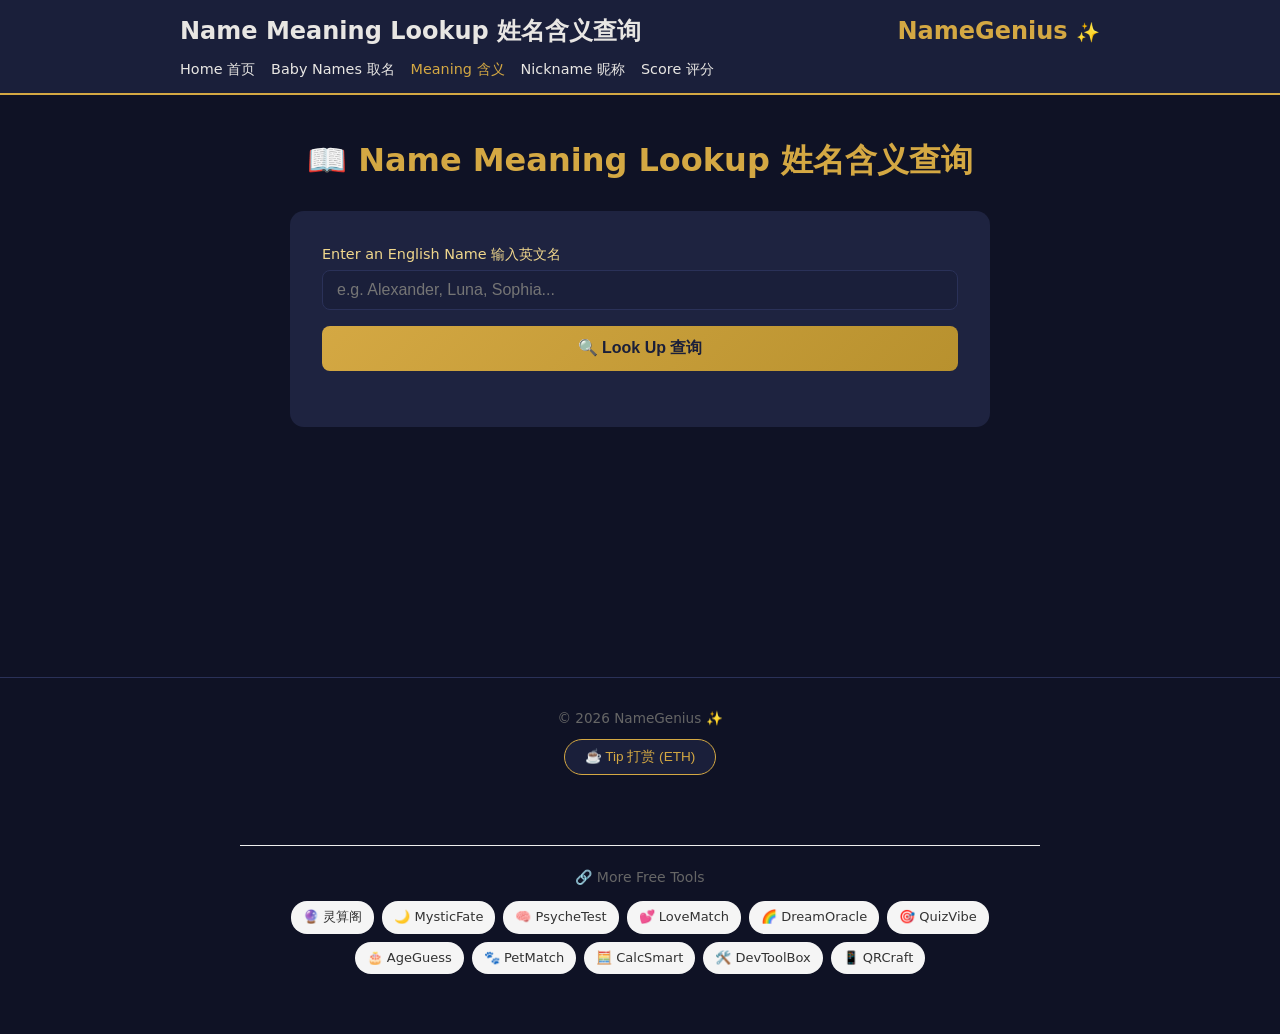
<file: name-meaning.html>
<!DOCTYPE html>
<html lang="en">
<head>
<meta charset="UTF-8"><meta name="viewport" content="width=device-width,initial-scale=1">
<title>Name Meaning Lookup 姓名含义查询 - NameGenius ✨</title>
<meta name="description" content="Look up the origin, meaning and personality traits of any English name. 查询英文名的来源、含义与性格特征。">
<link rel="stylesheet" href="style.css">
    <meta property="og:title" content="Name Meaning Lookup 姓名含义查询 - NameGenius ✨">
    <meta property="og:description" content="Look up the origin, meaning and personality traits of any English name. 查询英文名的来源、含义与性格特征。">
    <meta property="og:type" content="website">
    <meta property="og:url" content="https://rorojiao.github.io/namegenius/name-meaning.html">
    <link rel="canonical" href="https://rorojiao.github.io/namegenius/name-meaning.html">
    <script type="application/ld+json">
    {
        "@context": "https://schema.org",
        "@type": "WebApplication",
        "name": "Name Meaning Lookup 姓名含义查询 - NameGenius ✨",
        "description": "Look up the origin, meaning and personality traits of any English name. 查询英文名的来源、含义与性格特征。",
        "url": "https://rorojiao.github.io/namegenius/name-meaning.html",
        "applicationCategory": "UtilityApplication",
        "operatingSystem": "All",
        "offers": { "@type": "Offer", "price": "0", "priceCurrency": "USD" }
    }
    </script>
</head>
<body>
<nav><div class="container">
<h1 style="text-align:center">Name Meaning Lookup 姓名含义查询</h1>
<a href="index.html" class="logo">NameGenius <span>✨</span></a>
<div class="nav-links">
<a href="index.html">Home 首页</a>
<a href="baby-name.html">Baby Names 取名</a>
<a href="name-meaning.html" class="active">Meaning 含义</a>
<a href="nickname.html">Nickname 昵称</a>
<a href="name-score.html">Score 评分</a>
</div>
</div></nav>

<div class="container tool-section">
<h2>📖 Name Meaning Lookup 姓名含义查询</h2>
<div class="tool-box">
<label>Enter an English Name 输入英文名</label>
<input type="text" id="nameInput" placeholder="e.g. Alexander, Luna, Sophia..." onkeydown="if(event.key==='Enter')lookup()">
<button class="btn btn-block" onclick="lookup()">🔍 Look Up 查询</button>
<div class="results" id="results"></div>
</div>
</div>

<!-- AADS Crypto Ad -->
<div id="aads-ad" style="text-align:center;margin:20px auto;max-width:728px;">
  <!-- Ad unit will be inserted after AADS registration -->

  <iframe data-aa="2427662" src="//acceptable.a-ads.com/2427662/?size=Adaptive" style="border:0; padding:0; width:100%; height:auto; min-height:60px; overflow:hidden; display:block; margin:auto;"></iframe>
</div>
<footer><div class="container">
<p>© 2026 NameGenius ✨</p>
<button class="tip-btn" onclick="navigator.clipboard.writeText('0xEeD903787Cb86bcCc17777E5C7d10A4c2De43823').then(()=>this.textContent='✅ Copied!')">☕ Tip 打赏 (ETH)</button>
</div></footer>

<script>
const DB={
"james":["English/Hebrew","Crown, supplanter 王冠、取代者","Leadership, determination, confidence 领导力、果断、自信","Royal name used by 6 English kings 六位英国国王的名字"],
"william":["English/Germanic","Resolute protector 坚定的保护者","Strong-willed, dependable, noble 意志坚强、可靠、高贵","Most popular English royal name 最受欢迎的英国王室名"],
"alexander":["Greek","Defender of people 人民的守护者","Ambitious, charismatic, intellectual 雄心勃勃、有魅力、有智慧","Named after Alexander the Great 以亚历山大大帝命名"],
"henry":["English/Germanic","Ruler of the home 家庭统治者","Practical, reliable, traditional 务实、可靠、传统","Eight English kings bore this name 八位英国国王用此名"],
"oliver":["Latin/French","Olive tree 橄榄树","Peaceful, creative, charming 和平、有创造力、有魅力","Symbol of peace and fruitfulness 和平与丰饶的象征"],
"benjamin":["Hebrew","Son of the right hand 右手之子","Intelligent, artistic, loyal 聪明、有艺术感、忠诚","Biblical: youngest son of Jacob 圣经中雅各最小的儿子"],
"theodore":["Greek","Gift of God 上帝的礼物","Wise, gentle, scholarly 智慧、温和、好学","Popular since ancient Greece 自古希腊以来就很流行"],
"sebastian":["Greek/Latin","Revered, venerable 受尊崇的","Creative, sensitive, determined 有创造力、敏感、坚定","Named after Saint Sebastian 以圣塞巴斯蒂安命名"],
"noah":["Hebrew","Rest, comfort 安息、舒适","Patient, creative, gentle 有耐心、有创造力、温和","Biblical ark builder 圣经中的方舟建造者"],
"liam":["Irish","Strong-willed warrior 意志坚强的战士","Brave, protective, passionate 勇敢、有保护欲、热情","Irish form of William 威廉的爱尔兰形式"],
"lucas":["Greek/Latin","Light, illumination 光明","Bright, analytical, creative 聪明、善分析、有创造力","Patron saint of artists 艺术家的守护神"],
"ethan":["Hebrew","Strong, firm, enduring 坚强、坚定、持久","Determined, honest, reliable 果断、诚实、可靠","Biblical name meaning steadfast 圣经名意为坚定"],
"sophia":["Greek","Wisdom 智慧","Intelligent, elegant, compassionate 聪慧、优雅、有同情心","Name of early saints and queens 早期圣人和女王的名字"],
"emma":["Germanic","Whole, universal 完整、普遍","Nurturing, creative, determined 有爱心、有创造力、坚定","Popular since the Middle Ages 自中世纪以来就很流行"],
"olivia":["Latin","Olive tree 橄榄树","Graceful, creative, gentle 优雅、有创造力、温和","Shakespeare coined this name 莎士比亚创造了这个名字"],
"charlotte":["French/Germanic","Free woman 自由的女性","Elegant, strong, sophisticated 优雅、坚强、精致","Royal name in many European countries 多国皇室名"],
"luna":["Latin","Moon 月亮","Mysterious, intuitive, dreamy 神秘、直觉强、梦幻","Roman goddess of the moon 罗马月亮女神"],
"aria":["Italian/Hebrew","Song, air / lioness 歌曲/母狮","Musical, spirited, graceful 有音乐感、活泼、优雅","Used in music for solo vocal piece 音乐中指独唱曲"],
"aurora":["Latin","Dawn 黎明","Optimistic, radiant, creative 乐观、光芒四射、有创造力","Roman goddess of dawn 罗马黎明女神"],
"elizabeth":["Hebrew","God is my oath 上帝是我的誓言","Regal, intelligent, devoted 高贵、聪慧、忠诚","One of the most enduring royal names 最经久不衰的王室名"],
"grace":["Latin","Grace, charm 优雅、魅力","Elegant, kind, poised 优雅、善良、沉稳","Virtue name popular since Puritan era 清教徒时代流行的美德名"],
"alice":["Germanic/French","Noble, exalted 高贵","Curious, imaginative, kind 好奇、富想象力、善良","Made famous by Alice in Wonderland 因爱丽丝梦游仙境闻名"],
"rose":["Latin","Rose flower 玫瑰","Romantic, gentle, resilient 浪漫、温柔、坚韧","Symbol of love and beauty 爱与美的象征"],
"leo":["Latin","Lion 狮子","Confident, generous, warm 自信、慷慨、温暖","Zodiac sign and papal name 星座名和教皇名"],
"kai":["Hawaiian/Japanese","Sea / forgiveness 海/宽恕","Adventurous, free-spirited, versatile 爱冒险、自由、多才多艺","Used across many cultures worldwide 在全球多种文化中使用"],
"milo":["Germanic","Gracious, soldier 仁慈、士兵","Charming, witty, adventurous 有魅力、机智、爱冒险","Ancient name revived in modern times 古老名字在现代复兴"],
"ivy":["English","Ivy plant 常春藤","Tenacious, loyal, elegant 坚韧、忠诚、优雅","Symbol of fidelity and eternity 忠诚和永恒的象征"],
"violet":["Latin/French","Purple flower 紫罗兰","Creative, sensitive, intuitive 有创造力、敏感、直觉强","Victorian flower name 维多利亚时代花名"],
"stella":["Latin","Star 星星","Bright, ambitious, charismatic 明亮、有野心、有魅力","Literary name from A Streetcar Named Desire 文学名"],
"felix":["Latin","Lucky, happy 幸运、快乐","Optimistic, cheerful, resourceful 乐观、开朗、足智多谋","Used by popes and saints 教皇和圣人使用"],
"max":["Latin","Greatest 最伟大","Strong, energetic, leader 强壮、精力充沛、领袖","Short for Maximilian or Maxwell 马克西米利安简称"],
"zoe":["Greek","Life 生命","Vibrant, joyful, energetic 充满活力、快乐、精力充沛","Early Christian name meaning eternal life 早期基督徒名"],
"oscar":["Irish/Norse","Divine spear / deer friend 神矛/鹿友","Noble, artistic, gentle 高贵、有艺术感、温和","Name of Irish legend and Swedish kings 爱尔兰传说和瑞典国王名"],
"ruby":["Latin","Red gemstone 红宝石","Passionate, confident, vibrant 热情、自信、充满活力","Precious stone name popular since Victorian era 维多利亚时代宝石名"],
"iris":["Greek","Rainbow 彩虹","Creative, hopeful, wise 有创造力、充满希望、智慧","Greek goddess of the rainbow 希腊彩虹女神"],
"jasper":["Persian","Treasurer, spotted stone 宝藏、斑纹石","Artistic, calm, adventurous 有艺术感、平静、爱冒险","One of the Three Wise Men 三博士之一"],
"clara":["Latin","Bright, clear 明亮、清澈","Intelligent, warm, determined 聪明、温暖、坚定","Saint Clara of Assisi 阿西西的圣克拉拉"],
"diana":["Latin","Divine, heavenly 神圣、天堂般","Independent, graceful, strong 独立、优雅、强大","Roman goddess of the hunt 罗马狩猎女神"],
"david":["Hebrew","Beloved 被爱的","Kind, artistic, loyal 善良、有艺术感、忠诚","Biblical king of Israel 圣经中以色列国王"],
"michael":["Hebrew","Who is like God 谁能像上帝","Strong, protective, faithful 强壮、有保护欲、忠实","Archangel Michael 大天使米迦勒"],
"daniel":["Hebrew","God is my judge 上帝是我的审判者","Wise, fair, determined 智慧、公正、坚定","Biblical prophet 圣经先知"],
"matthew":["Hebrew","Gift of God 上帝的礼物","Generous, thoughtful, reliable 慷慨、体贴、可靠","One of the four Evangelists 四福音书作者之一"],
"jack":["English","God is gracious 神是仁慈的","Adventurous, witty, brave 爱冒险、机智、勇敢","Timeless classic name 永恒经典名"],
"emily":["Latin/Germanic","Industrious, striving 勤勉、进取","Creative, gentle, ambitious 有创造力、温和、有野心","From Roman family name Aemilius 源自罗马家族名"],
"sarah":["Hebrew","Princess 公主","Elegant, nurturing, wise 优雅、有爱心、智慧","Biblical matriarch 圣经中的女族长"],
"anna":["Hebrew/Greek","Grace 优雅","Kind, artistic, organized 善良、有艺术感、有条理","Used across virtually all European cultures 几乎所有欧洲文化使用"],
"lily":["English","Lily flower 百合花","Pure, gentle, creative 纯洁、温和、有创造力","Symbol of purity and innocence 纯洁和天真的象征"],
"chloe":["Greek","Blooming, young green shoot 盛开、嫩芽","Vibrant, sociable, optimistic 充满活力、善社交、乐观","Epithet of goddess Demeter 女神德墨忒尔的别名"],
"victoria":["Latin","Victory 胜利","Ambitious, regal, determined 有野心、高贵、坚定","Queen Victoria ruled the British Empire 维多利亚女王统治大英帝国"],
"natalie":["Latin","Christmas Day 圣诞节","Warm, festive, generous 温暖、欢乐、慷慨","Traditionally given to girls born on Christmas 传统上给圣诞出生的女孩"],
"adam":["Hebrew","Man, earth 人、大地","Strong, honest, fundamental 强壮、诚实、根本","First man in Biblical tradition 圣经传统中的第一个人"],
"ryan":["Irish","Little king 小国王","Charismatic, athletic, confident 有魅力、运动型、自信","From Irish surname Ó Riain 源自爱尔兰姓"],
"andrew":["Greek","Manly, brave 有男子气概、勇敢","Strong, reliable, kind 强壮、可靠、善良","One of the twelve apostles 十二使徒之一"]
};

function lookup(){
const name=document.getElementById('nameInput').value.trim().toLowerCase();
if(!name){document.getElementById('results').innerHTML='<p style="color:#999">Please enter a name 请输入名字</p>';return;}
const info=DB[name];
if(info){
document.getElementById('results').innerHTML=`
<div class="result-card"><h4>📌 Origin 来源</h4><p>${info[0]}</p></div>
<div class="result-card"><h4>💡 Meaning 含义</h4><p>${info[1]}</p></div>
<div class="result-card"><h4>🎭 Personality Traits 性格特征</h4><p>${info[2]}</p></div>
<div class="result-card"><h4>📚 Fun Fact 趣闻</h4><p>${info[3]}</p></div>`;
}else{
// Generate algorithmic result for unknown names
const h=name.split('').reduce((a,c)=>a+c.charCodeAt(0),0);
const origins=["English","Greek","Latin","Hebrew","Germanic","Celtic","Arabic","Sanskrit"];
const traits=["Creative, gentle, thoughtful 有创造力、温和、体贴","Ambitious, charismatic, bold 有野心、有魅力、大胆","Wise, patient, loyal 智慧、有耐心、忠诚","Energetic, optimistic, adventurous 精力充沛、乐观、爱冒险","Elegant, intuitive, compassionate 优雅、直觉强、有同情心"];
const meanings=["Bringer of light 带来光明者","Noble spirit 高贵的灵魂","Keeper of wisdom 智慧守护者","Gift of joy 欢乐之礼","Voice of truth 真理之声"];
document.getElementById('results').innerHTML=`
<div class="result-card"><h4>📌 Origin 来源</h4><p>${origins[h%origins.length]} (estimated 推测)</p></div>
<div class="result-card"><h4>💡 Meaning 含义</h4><p>${meanings[h%meanings.length]}</p></div>
<div class="result-card"><h4>🎭 Personality Traits 性格特征</h4><p>${traits[h%traits.length]}</p></div>
<div class="result-card"><h4>📊 Name Popularity 名字热度</h4><p>Uniqueness score: ${60+h%35}/100 独特度评分</p></div>`;
}}
</script>
<!-- internal-links-start -->
<div style="max-width:800px;margin:40px auto;padding:20px;text-align:center;border-top:1px solid #eee;">
  <p style="font-size:14px;color:#666;margin-bottom:12px;">🔗 More Free Tools</p>
  <div style="display:flex;flex-wrap:wrap;justify-content:center;gap:8px;">
    <a href="https://rorojiao.github.io/fortune-tools/" target="_blank" rel="noopener" style="display:inline-block;padding:6px 12px;background:#f5f5f5;border-radius:16px;text-decoration:none;color:#333;font-size:13px;">🔮 灵算阁</a>
    <a href="https://rorojiao.github.io/mysticfate/" target="_blank" rel="noopener" style="display:inline-block;padding:6px 12px;background:#f5f5f5;border-radius:16px;text-decoration:none;color:#333;font-size:13px;">🌙 MysticFate</a>
    <a href="https://rorojiao.github.io/psychetest/" target="_blank" rel="noopener" style="display:inline-block;padding:6px 12px;background:#f5f5f5;border-radius:16px;text-decoration:none;color:#333;font-size:13px;">🧠 PsycheTest</a>
    <a href="https://rorojiao.github.io/lovematch/" target="_blank" rel="noopener" style="display:inline-block;padding:6px 12px;background:#f5f5f5;border-radius:16px;text-decoration:none;color:#333;font-size:13px;">💕 LoveMatch</a>
    <a href="https://rorojiao.github.io/dreamoracle/" target="_blank" rel="noopener" style="display:inline-block;padding:6px 12px;background:#f5f5f5;border-radius:16px;text-decoration:none;color:#333;font-size:13px;">🌈 DreamOracle</a>
    <a href="https://rorojiao.github.io/quizvibe/" target="_blank" rel="noopener" style="display:inline-block;padding:6px 12px;background:#f5f5f5;border-radius:16px;text-decoration:none;color:#333;font-size:13px;">🎯 QuizVibe</a>
    <a href="https://rorojiao.github.io/ageguess/" target="_blank" rel="noopener" style="display:inline-block;padding:6px 12px;background:#f5f5f5;border-radius:16px;text-decoration:none;color:#333;font-size:13px;">🎂 AgeGuess</a>
    <a href="https://rorojiao.github.io/petmatch/" target="_blank" rel="noopener" style="display:inline-block;padding:6px 12px;background:#f5f5f5;border-radius:16px;text-decoration:none;color:#333;font-size:13px;">🐾 PetMatch</a>
    <a href="https://rorojiao.github.io/calcsmart/" target="_blank" rel="noopener" style="display:inline-block;padding:6px 12px;background:#f5f5f5;border-radius:16px;text-decoration:none;color:#333;font-size:13px;">🧮 CalcSmart</a>
    <a href="https://rorojiao.github.io/devtoolbox/" target="_blank" rel="noopener" style="display:inline-block;padding:6px 12px;background:#f5f5f5;border-radius:16px;text-decoration:none;color:#333;font-size:13px;">🛠️ DevToolBox</a>
    <a href="https://rorojiao.github.io/qrcraft/" target="_blank" rel="noopener" style="display:inline-block;padding:6px 12px;background:#f5f5f5;border-radius:16px;text-decoration:none;color:#333;font-size:13px;">📱 QRCraft</a>  </div>
</div>
<!-- internal-links-end -->
<!-- Analytics -->
<script>
(function(){var s=location.hostname,p=location.pathname;new Image().src="https://site-analytics.cap.1ktower.com/hit?s="+encodeURIComponent(s)+"&p="+encodeURIComponent(p)+"&t="+Date.now();})()
</script>
</body>
</html>
</file>
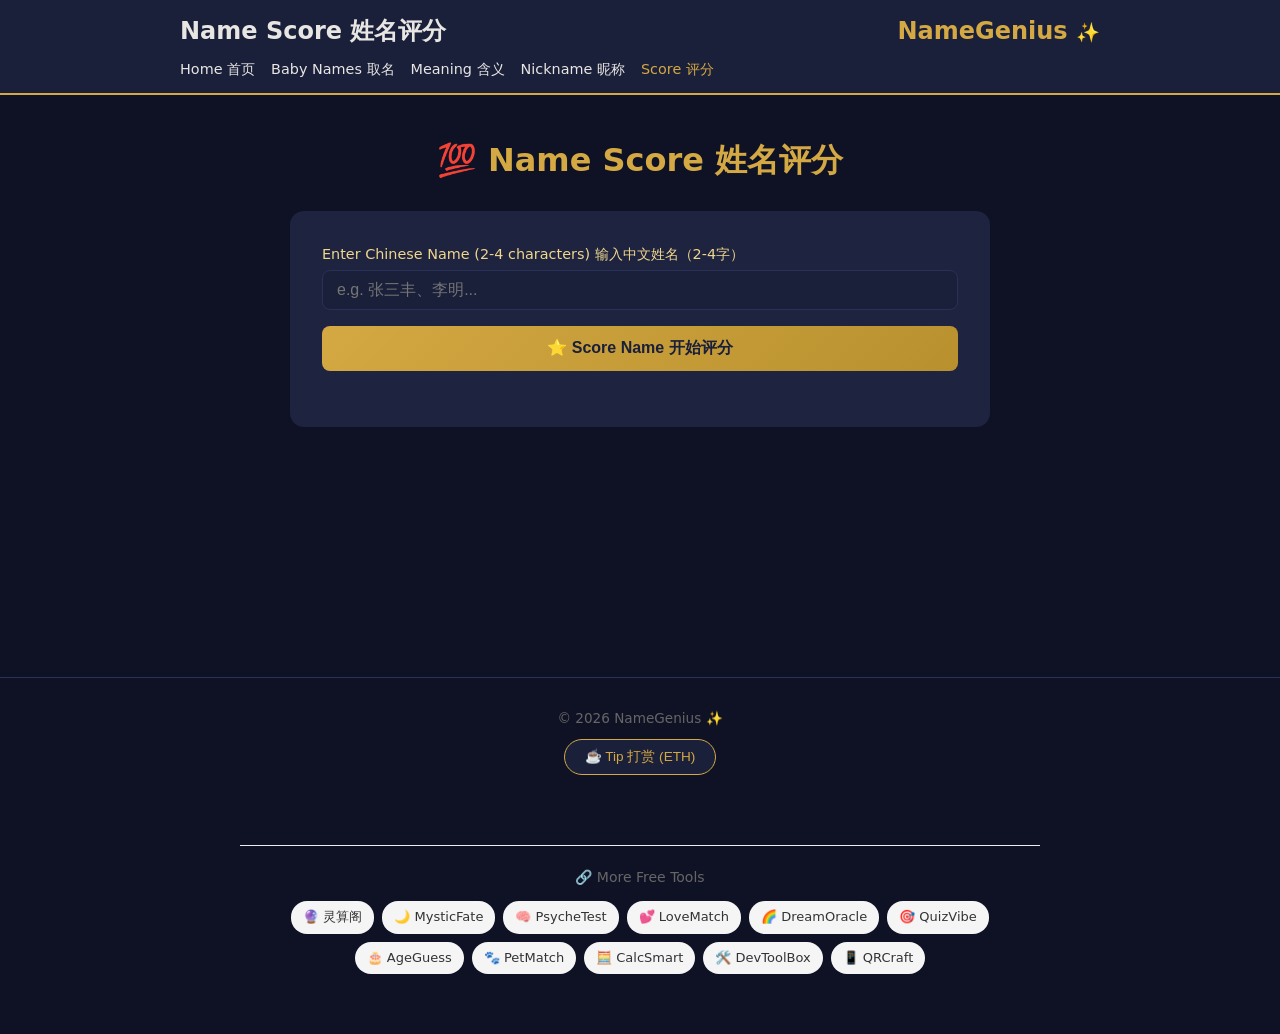
<file: name-score.html>
<!DOCTYPE html>
<html lang="en">
<head>
<meta charset="UTF-8"><meta name="viewport" content="width=device-width,initial-scale=1">
<title>Name Score 姓名评分 - NameGenius ✨</title>
<meta name="description" content="Score your Chinese name with stroke analysis, Five Elements and overall rating. 姓名评分：笔画分析、五行匹配、综合评分。">
<link rel="stylesheet" href="style.css">
    <meta property="og:title" content="Name Score 姓名评分 - NameGenius ✨">
    <meta property="og:description" content="Score your Chinese name with stroke analysis, Five Elements and overall rating. 姓名评分：笔画分析、五行匹配、综合评分。">
    <meta property="og:type" content="website">
    <meta property="og:url" content="https://rorojiao.github.io/namegenius/name-score.html">
    <link rel="canonical" href="https://rorojiao.github.io/namegenius/name-score.html">
    <script type="application/ld+json">
    {
        "@context": "https://schema.org",
        "@type": "WebApplication",
        "name": "Name Score 姓名评分 - NameGenius ✨",
        "description": "Score your Chinese name with stroke analysis, Five Elements and overall rating. 姓名评分：笔画分析、五行匹配、综合评分。",
        "url": "https://rorojiao.github.io/namegenius/name-score.html",
        "applicationCategory": "UtilityApplication",
        "operatingSystem": "All",
        "offers": { "@type": "Offer", "price": "0", "priceCurrency": "USD" }
    }
    </script>
</head>
<body>
<nav><div class="container">
<h1 style="text-align:center">Name Score 姓名评分</h1>
<a href="index.html" class="logo">NameGenius <span>✨</span></a>
<div class="nav-links">
<a href="index.html">Home 首页</a>
<a href="baby-name.html">Baby Names 取名</a>
<a href="name-meaning.html">Meaning 含义</a>
<a href="nickname.html">Nickname 昵称</a>
<a href="name-score.html" class="active">Score 评分</a>
</div>
</div></nav>

<div class="container tool-section">
<h2>💯 Name Score 姓名评分</h2>
<div class="tool-box">
<label>Enter Chinese Name (2-4 characters) 输入中文姓名（2-4字）</label>
<input type="text" id="nameInput" placeholder="e.g. 张三丰、李明..." maxlength="4" onkeydown="if(event.key==='Enter')score()">
<button class="btn btn-block" onclick="score()">⭐ Score Name 开始评分</button>
<div class="results" id="results"></div>
</div>
</div>

<!-- AADS Crypto Ad -->
<div id="aads-ad" style="text-align:center;margin:20px auto;max-width:728px;">
  <!-- Ad unit will be inserted after AADS registration -->

  <iframe data-aa="2427662" src="//acceptable.a-ads.com/2427662/?size=Adaptive" style="border:0; padding:0; width:100%; height:auto; min-height:60px; overflow:hidden; display:block; margin:auto;"></iframe>
</div>
<footer><div class="container">
<p>© 2026 NameGenius ✨</p>
<button class="tip-btn" onclick="navigator.clipboard.writeText('0xEeD903787Cb86bcCc17777E5C7d10A4c2De43823').then(()=>this.textContent='✅ Copied!')">☕ Tip 打赏 (ETH)</button>
</div></footer>

<script>
function getStrokes(ch){
// Approximate stroke count using Unicode code point hash
const code=ch.charCodeAt(0);
if(code<0x4e00||code>0x9fff)return Math.floor(Math.random()*15)+3;
return((code-0x4e00)%23)+1;
}

const elements=['金 Metal','木 Wood','水 Water','火 Fire','土 Earth'];
const elementEmoji=['⚙️','🌿','💧','🔥','🏔️'];
const elementDesc={
'金 Metal':'Decisive, righteous, strong-willed 果断、正义、意志坚强',
'木 Wood':'Growing, benevolent, creative 成长、仁慈、有创造力',
'水 Water':'Wise, adaptable, flowing 智慧、适应力强、灵动',
'火 Fire':'Passionate, polite, energetic 热情、有礼、精力充沛',
'土 Earth':'Honest, stable, nurturing 诚实、稳重、有包容力'
};

function score(){
const name=document.getElementById('nameInput').value.trim();
if(!name||name.length<2||name.length>4){
document.getElementById('results').innerHTML='<p style="color:#999">Please enter 2-4 Chinese characters 请输入2-4个汉字</p>';return;
}
const chars=[...name];
const strokes=chars.map(getStrokes);
const totalStrokes=strokes.reduce((a,b)=>a+b,0);

// Five Elements based on stroke count
const charElements=strokes.map(s=>{
if(s%10===1||s%10===2)return 0; // Metal
if(s%10===3||s%10===4)return 1; // Wood
if(s%10===5||s%10===6)return 2; // Water
if(s%10===7||s%10===8)return 3; // Fire
return 4; // Earth
});

// Scores (deterministic from name)
const hash=chars.reduce((a,c)=>a*31+c.charCodeAt(0),0);
const absHash=Math.abs(hash);
const strokeScore=65+((absHash*7)%30);
const fiveElemScore=60+((absHash*13)%35);
const soundScore=70+((absHash*17)%28);
const meaningScore=68+((absHash*23)%30);
const overall=Math.round((strokeScore*0.25+fiveElemScore*0.25+soundScore*0.2+meaningScore*0.3));

const rating=overall>=90?'🏆 Excellent 优秀':overall>=80?'🌟 Great 很好':overall>=70?'👍 Good 不错':overall>=60?'😊 Fair 一般':'🔄 Consider alternatives 建议考虑其他';

const mainElement=elements[charElements[charElements.length-1]];
const mainEmoji=elementEmoji[charElements[charElements.length-1]];

document.getElementById('results').innerHTML=`
<div style="text-align:center;margin-bottom:20px">
<div class="score-circle">${overall}</div>
<p style="font-size:1.2rem;color:var(--gold)">${rating}</p>
</div>

<div class="result-card">
<h4>✏️ Stroke Analysis 笔画分析</h4>
<p>${chars.map((c,i)=>`「${c}」${strokes[i]} strokes 画`).join(' · ')}<br>
Total 总笔画: <strong>${totalStrokes}</strong> — ${totalStrokes%2===0?'Even number, balanced energy 偶数，能量平衡':'Odd number, dynamic energy 奇数，能量活跃'}</p>
<div class="score-bar"><div class="score-bar-fill" style="width:${strokeScore}%"></div></div>
<p style="font-size:.85rem;color:#888">Stroke Score 笔画得分: ${strokeScore}/100</p>
</div>

<div class="result-card">
<h4>${mainEmoji} Five Elements 五行分析</h4>
<p>Name Element 姓名五行: <strong>${mainElement}</strong><br>
${elementDesc[mainElement]}</p>
<p style="margin-top:8px">Character breakdown 逐字分析:<br>
${chars.map((c,i)=>`「${c}」→ ${elementEmoji[charElements[i]]} ${elements[charElements[i]]}`).join('<br>')}</p>
<div class="score-bar"><div class="score-bar-fill" style="width:${fiveElemScore}%"></div></div>
<p style="font-size:.85rem;color:#888">Five Elements Score 五行得分: ${fiveElemScore}/100</p>
</div>

<div class="result-card">
<h4>🔊 Sound Harmony 音韵和谐</h4>
<p>${soundScore>=80?'Excellent phonetic harmony 音韵非常和谐':soundScore>=70?'Good sound balance 音韵较为和谐':'Acceptable sound pattern 音韵尚可'}</p>
<div class="score-bar"><div class="score-bar-fill" style="width:${soundScore}%"></div></div>
<p style="font-size:.85rem;color:#888">Sound Score 音韵得分: ${soundScore}/100</p>
</div>

<div class="result-card">
<h4>📖 Meaning & Culture 寓意文化</h4>
<p>${meaningScore>=85?'Rich cultural meaning with auspicious connotations 文化寓意丰富，吉祥美好':meaningScore>=75?'Good meaning with positive associations 寓意良好，正面积极':'Decent meaning with room for interpretation 寓意尚可，可做引申'}</p>
<div class="score-bar"><div class="score-bar-fill" style="width:${meaningScore}%"></div></div>
<p style="font-size:.85rem;color:#888">Meaning Score 寓意得分: ${meaningScore}/100</p>
</div>`;

// Animate bars
setTimeout(()=>{document.querySelectorAll('.score-bar-fill').forEach(el=>{const w=el.style.width;el.style.width='0%';setTimeout(()=>el.style.width=w,50);});},10);
}
</script>
<!-- internal-links-start -->
<div style="max-width:800px;margin:40px auto;padding:20px;text-align:center;border-top:1px solid #eee;">
  <p style="font-size:14px;color:#666;margin-bottom:12px;">🔗 More Free Tools</p>
  <div style="display:flex;flex-wrap:wrap;justify-content:center;gap:8px;">
    <a href="https://rorojiao.github.io/fortune-tools/" target="_blank" rel="noopener" style="display:inline-block;padding:6px 12px;background:#f5f5f5;border-radius:16px;text-decoration:none;color:#333;font-size:13px;">🔮 灵算阁</a>
    <a href="https://rorojiao.github.io/mysticfate/" target="_blank" rel="noopener" style="display:inline-block;padding:6px 12px;background:#f5f5f5;border-radius:16px;text-decoration:none;color:#333;font-size:13px;">🌙 MysticFate</a>
    <a href="https://rorojiao.github.io/psychetest/" target="_blank" rel="noopener" style="display:inline-block;padding:6px 12px;background:#f5f5f5;border-radius:16px;text-decoration:none;color:#333;font-size:13px;">🧠 PsycheTest</a>
    <a href="https://rorojiao.github.io/lovematch/" target="_blank" rel="noopener" style="display:inline-block;padding:6px 12px;background:#f5f5f5;border-radius:16px;text-decoration:none;color:#333;font-size:13px;">💕 LoveMatch</a>
    <a href="https://rorojiao.github.io/dreamoracle/" target="_blank" rel="noopener" style="display:inline-block;padding:6px 12px;background:#f5f5f5;border-radius:16px;text-decoration:none;color:#333;font-size:13px;">🌈 DreamOracle</a>
    <a href="https://rorojiao.github.io/quizvibe/" target="_blank" rel="noopener" style="display:inline-block;padding:6px 12px;background:#f5f5f5;border-radius:16px;text-decoration:none;color:#333;font-size:13px;">🎯 QuizVibe</a>
    <a href="https://rorojiao.github.io/ageguess/" target="_blank" rel="noopener" style="display:inline-block;padding:6px 12px;background:#f5f5f5;border-radius:16px;text-decoration:none;color:#333;font-size:13px;">🎂 AgeGuess</a>
    <a href="https://rorojiao.github.io/petmatch/" target="_blank" rel="noopener" style="display:inline-block;padding:6px 12px;background:#f5f5f5;border-radius:16px;text-decoration:none;color:#333;font-size:13px;">🐾 PetMatch</a>
    <a href="https://rorojiao.github.io/calcsmart/" target="_blank" rel="noopener" style="display:inline-block;padding:6px 12px;background:#f5f5f5;border-radius:16px;text-decoration:none;color:#333;font-size:13px;">🧮 CalcSmart</a>
    <a href="https://rorojiao.github.io/devtoolbox/" target="_blank" rel="noopener" style="display:inline-block;padding:6px 12px;background:#f5f5f5;border-radius:16px;text-decoration:none;color:#333;font-size:13px;">🛠️ DevToolBox</a>
    <a href="https://rorojiao.github.io/qrcraft/" target="_blank" rel="noopener" style="display:inline-block;padding:6px 12px;background:#f5f5f5;border-radius:16px;text-decoration:none;color:#333;font-size:13px;">📱 QRCraft</a>  </div>
</div>
<!-- internal-links-end -->
<!-- Analytics -->
<script>
(function(){var s=location.hostname,p=location.pathname;new Image().src="https://site-analytics.cap.1ktower.com/hit?s="+encodeURIComponent(s)+"&p="+encodeURIComponent(p)+"&t="+Date.now();})()
</script>
</body>
</html>
</file>
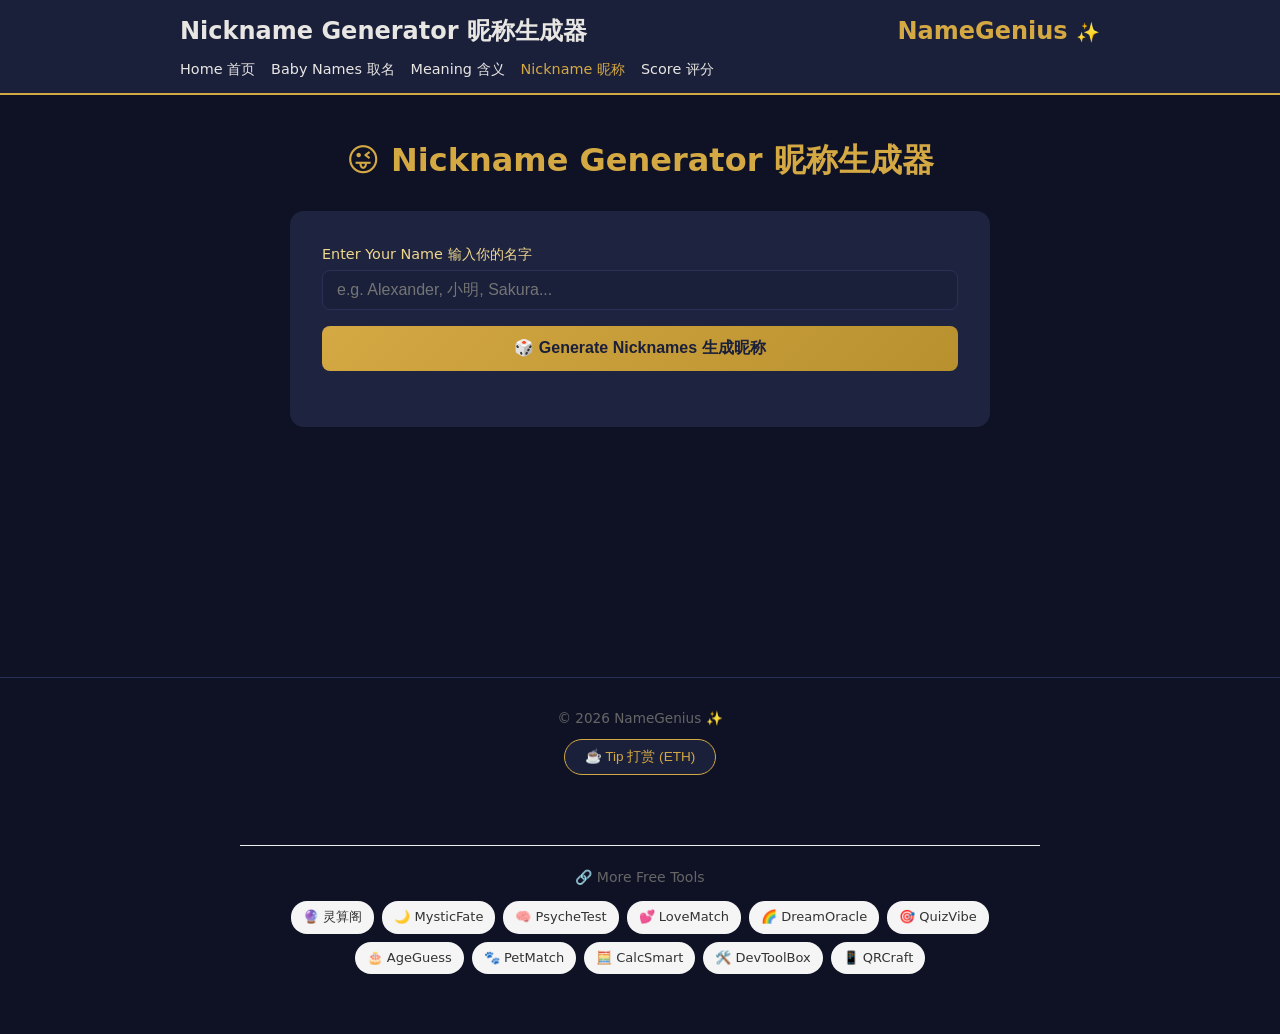
<file: nickname.html>
<!DOCTYPE html>
<html lang="en">
<head>
<meta charset="UTF-8"><meta name="viewport" content="width=device-width,initial-scale=1">
<title>Nickname Generator 昵称生成器 - NameGenius ✨</title>
<meta name="description" content="Generate fun and unique nicknames from any name. 输入名字生成有趣独特的昵称。">
<link rel="stylesheet" href="style.css">
    <meta property="og:title" content="Nickname Generator 昵称生成器 - NameGenius ✨">
    <meta property="og:description" content="Generate fun and unique nicknames from any name. 输入名字生成有趣独特的昵称。">
    <meta property="og:type" content="website">
    <meta property="og:url" content="https://rorojiao.github.io/namegenius/nickname.html">
    <link rel="canonical" href="https://rorojiao.github.io/namegenius/nickname.html">
    <script type="application/ld+json">
    {
        "@context": "https://schema.org",
        "@type": "WebApplication",
        "name": "Nickname Generator 昵称生成器 - NameGenius ✨",
        "description": "Generate fun and unique nicknames from any name. 输入名字生成有趣独特的昵称。",
        "url": "https://rorojiao.github.io/namegenius/nickname.html",
        "applicationCategory": "UtilityApplication",
        "operatingSystem": "All",
        "offers": { "@type": "Offer", "price": "0", "priceCurrency": "USD" }
    }
    </script>
</head>
<body>
<nav><div class="container">
<h1 style="text-align:center">Nickname Generator 昵称生成器</h1>
<a href="index.html" class="logo">NameGenius <span>✨</span></a>
<div class="nav-links">
<a href="index.html">Home 首页</a>
<a href="baby-name.html">Baby Names 取名</a>
<a href="name-meaning.html">Meaning 含义</a>
<a href="nickname.html" class="active">Nickname 昵称</a>
<a href="name-score.html">Score 评分</a>
</div>
</div></nav>

<div class="container tool-section">
<h2>😜 Nickname Generator 昵称生成器</h2>
<div class="tool-box">
<label>Enter Your Name 输入你的名字</label>
<input type="text" id="nameInput" placeholder="e.g. Alexander, 小明, Sakura..." onkeydown="if(event.key==='Enter')gen()">
<button class="btn btn-block" onclick="gen()">🎲 Generate Nicknames 生成昵称</button>
<div class="results" id="results"></div>
</div>
</div>

<!-- AADS Crypto Ad -->
<div id="aads-ad" style="text-align:center;margin:20px auto;max-width:728px;">
  <!-- Ad unit will be inserted after AADS registration -->

  <iframe data-aa="2427662" src="//acceptable.a-ads.com/2427662/?size=Adaptive" style="border:0; padding:0; width:100%; height:auto; min-height:60px; overflow:hidden; display:block; margin:auto;"></iframe>
</div>
<footer><div class="container">
<p>© 2026 NameGenius ✨</p>
<button class="tip-btn" onclick="navigator.clipboard.writeText('0xEeD903787Cb86bcCc17777E5C7d10A4c2De43823').then(()=>this.textContent='✅ Copied!')">☕ Tip 打赏 (ETH)</button>
</div></footer>

<script>
function gen(){
const name=document.getElementById('nameInput').value.trim();
if(!name){document.getElementById('results').innerHTML='<p style="color:#999">Please enter a name 请输入名字</p>';return;}
const n=name,lo=n.toLowerCase(),up=n.toUpperCase();
const first=n.charAt(0).toUpperCase();
const short=n.length>3?n.slice(0,3):n;
const suffixes=['ster','kins','bear','bug','bean','pie','boo','puff','zilla','nator','inator','meister','aroo','loo','cakes','pants','muffin','berry','pop','dash'];
const prefixes=['Big','Lil','MC','DJ','Captain','Super','Baby','Sir','Dr.','King','Queen','Chief','Boss','Lucky','Mighty'];
const emojis=['🌟','💫','🔥','✨','💎','🎀','🍀','⚡','🦊','🐱','🦁','🌈','🎵','👑','🌸'];
const rhymes=['Shmee','Beezy','Doodle','Noodle','Woo','Bop','Pop','Fizz','Jazz','Roo','Bear','Pie','Bug','Bee','Jay'];
const nicks=new Set();
// Short forms
if(n.length>4){nicks.add(n.slice(0,Math.ceil(n.length/2)));nicks.add(n.slice(0,-2)+'y');nicks.add(n.slice(0,-1)+'ie');}
nicks.add(short+'y');
nicks.add(short+'ie');
// Suffix combos
for(let i=0;i<4;i++)nicks.add(short+suffixes[Math.floor(Math.random()*suffixes.length)]);
// Prefix combos
for(let i=0;i<3;i++)nicks.add(prefixes[Math.floor(Math.random()*prefixes.length)]+' '+n);
// Rhyme
nicks.add(first+'-'+rhymes[Math.floor(Math.random()*rhymes.length)]);
nicks.add(n+' '+rhymes[Math.floor(Math.random()*rhymes.length)]);
// Double
nicks.add(short+short.toLowerCase());
// Initial style
nicks.add(first+'.'+n.charAt(n.length-1).toUpperCase()+'.');
// Emoji
nicks.add(emojis[Math.floor(Math.random()*emojis.length)]+' '+n+' '+emojis[Math.floor(Math.random()*emojis.length)]);
// Backwards
nicks.add(n.split('').reverse().join(''));
// The + name
nicks.add('The '+n);

const cats=[
{title:'🎯 Short & Sweet 简短可爱',items:[]},
{title:'🎪 Fun & Silly 有趣搞怪',items:[]},
{title:'👑 Cool & Stylish 酷炫时尚',items:[]},
{title:'💫 Creative 创意十足',items:[]}
];
const arr=[...nicks];
const chunk=Math.ceil(arr.length/4);
arr.forEach((nick,i)=>cats[Math.min(Math.floor(i/chunk),3)].items.push(nick));

document.getElementById('results').innerHTML=cats.map(c=>
`<div class="result-card"><h4>${c.title}</h4><p>${c.items.join(' · ')}</p></div>`
).join('');
}
</script>
<!-- internal-links-start -->
<div style="max-width:800px;margin:40px auto;padding:20px;text-align:center;border-top:1px solid #eee;">
  <p style="font-size:14px;color:#666;margin-bottom:12px;">🔗 More Free Tools</p>
  <div style="display:flex;flex-wrap:wrap;justify-content:center;gap:8px;">
    <a href="https://rorojiao.github.io/fortune-tools/" target="_blank" rel="noopener" style="display:inline-block;padding:6px 12px;background:#f5f5f5;border-radius:16px;text-decoration:none;color:#333;font-size:13px;">🔮 灵算阁</a>
    <a href="https://rorojiao.github.io/mysticfate/" target="_blank" rel="noopener" style="display:inline-block;padding:6px 12px;background:#f5f5f5;border-radius:16px;text-decoration:none;color:#333;font-size:13px;">🌙 MysticFate</a>
    <a href="https://rorojiao.github.io/psychetest/" target="_blank" rel="noopener" style="display:inline-block;padding:6px 12px;background:#f5f5f5;border-radius:16px;text-decoration:none;color:#333;font-size:13px;">🧠 PsycheTest</a>
    <a href="https://rorojiao.github.io/lovematch/" target="_blank" rel="noopener" style="display:inline-block;padding:6px 12px;background:#f5f5f5;border-radius:16px;text-decoration:none;color:#333;font-size:13px;">💕 LoveMatch</a>
    <a href="https://rorojiao.github.io/dreamoracle/" target="_blank" rel="noopener" style="display:inline-block;padding:6px 12px;background:#f5f5f5;border-radius:16px;text-decoration:none;color:#333;font-size:13px;">🌈 DreamOracle</a>
    <a href="https://rorojiao.github.io/quizvibe/" target="_blank" rel="noopener" style="display:inline-block;padding:6px 12px;background:#f5f5f5;border-radius:16px;text-decoration:none;color:#333;font-size:13px;">🎯 QuizVibe</a>
    <a href="https://rorojiao.github.io/ageguess/" target="_blank" rel="noopener" style="display:inline-block;padding:6px 12px;background:#f5f5f5;border-radius:16px;text-decoration:none;color:#333;font-size:13px;">🎂 AgeGuess</a>
    <a href="https://rorojiao.github.io/petmatch/" target="_blank" rel="noopener" style="display:inline-block;padding:6px 12px;background:#f5f5f5;border-radius:16px;text-decoration:none;color:#333;font-size:13px;">🐾 PetMatch</a>
    <a href="https://rorojiao.github.io/calcsmart/" target="_blank" rel="noopener" style="display:inline-block;padding:6px 12px;background:#f5f5f5;border-radius:16px;text-decoration:none;color:#333;font-size:13px;">🧮 CalcSmart</a>
    <a href="https://rorojiao.github.io/devtoolbox/" target="_blank" rel="noopener" style="display:inline-block;padding:6px 12px;background:#f5f5f5;border-radius:16px;text-decoration:none;color:#333;font-size:13px;">🛠️ DevToolBox</a>
    <a href="https://rorojiao.github.io/qrcraft/" target="_blank" rel="noopener" style="display:inline-block;padding:6px 12px;background:#f5f5f5;border-radius:16px;text-decoration:none;color:#333;font-size:13px;">📱 QRCraft</a>  </div>
</div>
<!-- internal-links-end -->
<!-- Analytics -->
<script>
(function(){var s=location.hostname,p=location.pathname;new Image().src="https://site-analytics.cap.1ktower.com/hit?s="+encodeURIComponent(s)+"&p="+encodeURIComponent(p)+"&t="+Date.now();})()
</script>
</body>
</html>
</file>
<file: style.css>
:root{--gold:#d4a843;--gold-light:#f0d78c;--navy:#1a1f3a;--navy-light:#2a3158;--bg:#0f1225;--text:#e8e6e3;--card:#1e2340;--card-hover:#252b50}
*{margin:0;padding:0;box-sizing:border-box}
body{font-family:'Segoe UI',system-ui,sans-serif;background:var(--bg);color:var(--text);min-height:100vh;line-height:1.6}
a{color:var(--gold);text-decoration:none}a:hover{color:var(--gold-light)}
.container{max-width:960px;margin:0 auto;padding:0 20px}

/* NAV */
nav{background:var(--navy);border-bottom:2px solid var(--gold);padding:12px 0;position:sticky;top:0;z-index:99}
nav .container{display:flex;align-items:center;justify-content:space-between;flex-wrap:wrap;gap:8px}
.logo{font-size:1.5rem;font-weight:700;color:var(--gold)}
.logo span{font-size:.8em}
.nav-links{display:flex;gap:16px;flex-wrap:wrap;font-size:.9rem}
.nav-links a{color:var(--text);transition:.2s}
.nav-links a:hover,.nav-links a.active{color:var(--gold)}

/* HERO */
.hero{text-align:center;padding:60px 20px 40px}
.hero h1{font-size:2.8rem;color:var(--gold);margin-bottom:12px}
.hero p{font-size:1.15rem;color:#aaa;max-width:600px;margin:0 auto}

/* CARDS GRID */
.cards{display:grid;grid-template-columns:repeat(auto-fit,minmax(220px,1fr));gap:20px;padding:20px 0 60px}
.card{background:var(--card);border:1px solid var(--navy-light);border-radius:12px;padding:28px 22px;text-align:center;transition:.3s;cursor:pointer}
.card:hover{background:var(--card-hover);border-color:var(--gold);transform:translateY(-4px)}
.card .icon{font-size:2.4rem;margin-bottom:10px}
.card h3{color:var(--gold);margin-bottom:6px}
.card p{font-size:.88rem;color:#999}

/* TOOL PAGE */
.tool-section{padding:40px 0 60px}
.tool-section h2{color:var(--gold);text-align:center;font-size:2rem;margin-bottom:24px}
.tool-box{background:var(--card);border-radius:14px;padding:32px;max-width:700px;margin:0 auto}
label{display:block;margin-bottom:4px;font-size:.9rem;color:var(--gold-light)}
input,select,textarea{width:100%;padding:10px 14px;border-radius:8px;border:1px solid var(--navy-light);background:var(--navy);color:var(--text);font-size:1rem;margin-bottom:16px}
input:focus,select:focus{border-color:var(--gold);outline:none}
.btn{display:inline-block;background:linear-gradient(135deg,var(--gold),#b8912e);color:var(--navy);font-weight:700;padding:12px 32px;border:none;border-radius:8px;font-size:1rem;cursor:pointer;transition:.2s}
.btn:hover{opacity:.9;transform:scale(1.03)}
.btn-block{width:100%;text-align:center}
.radio-group{display:flex;gap:12px;margin-bottom:16px;flex-wrap:wrap}
.radio-group label{display:flex;align-items:center;gap:6px;cursor:pointer;color:var(--text);background:var(--navy);padding:8px 16px;border-radius:20px;border:1px solid var(--navy-light);transition:.2s}
.radio-group input[type=radio]{display:none}
.radio-group input[type=radio]:checked+span{color:var(--gold)}
.radio-group label:has(input:checked){border-color:var(--gold)}

/* RESULTS */
.results{margin-top:24px}
.result-card{background:var(--navy);border-left:3px solid var(--gold);border-radius:8px;padding:16px 20px;margin-bottom:12px;animation:fadeIn .3s ease}
.result-card h4{color:var(--gold);margin-bottom:4px;font-size:1.1rem}
.result-card p{font-size:.9rem;color:#bbb}
@keyframes fadeIn{from{opacity:0;transform:translateY(8px)}to{opacity:1;transform:none}}

/* SCORE */
.score-circle{width:120px;height:120px;border-radius:50%;border:5px solid var(--gold);display:flex;align-items:center;justify-content:center;margin:20px auto;font-size:2.2rem;font-weight:700;color:var(--gold)}
.score-bar{height:8px;background:var(--navy);border-radius:4px;margin:8px 0 16px;overflow:hidden}
.score-bar-fill{height:100%;background:linear-gradient(90deg,var(--gold),var(--gold-light));border-radius:4px;transition:width .6s ease}

/* FOOTER */
footer{border-top:1px solid var(--navy-light);padding:30px 20px;text-align:center;font-size:.85rem;color:#666}
footer .tip-btn{display:inline-block;margin-top:10px;background:var(--navy);border:1px solid var(--gold);color:var(--gold);padding:8px 20px;border-radius:20px;font-size:.85rem;cursor:pointer;transition:.2s}
footer .tip-btn:hover{background:var(--gold);color:var(--navy)}

/* RESPONSIVE */
@media(max-width:600px){.hero h1{font-size:1.8rem}.tool-box{padding:20px}}
</file>
